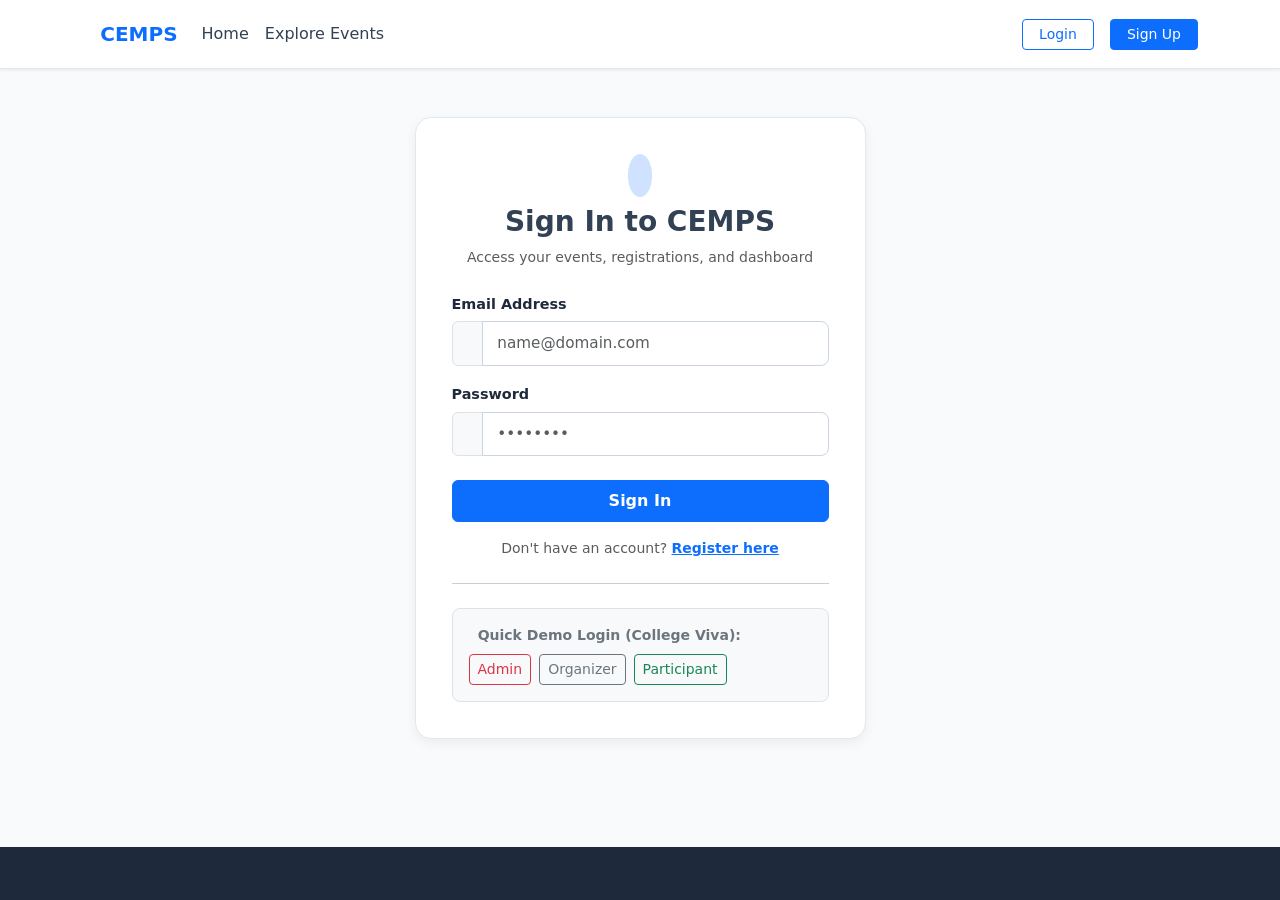
<file: frontend/pages/admin.html>
<!DOCTYPE html>
<html lang="en">

<head>
  <meta charset="UTF-8">
  <meta name="viewport" content="width=device-width, initial-scale=1.0">
  <title>Admin Dashboard - CEMPS</title>
  <link href="https://cdn.jsdelivr.net/npm/bootstrap@5.3.3/dist/css/bootstrap.min.css" rel="stylesheet">
  <link href="https://cdn.jsdelivr.net/npm/bootstrap-icons@1.11.3/font/bootstrap-icons.min.css" rel="stylesheet">
  <link href="https://fonts.googleapis.com/css2?family=Inter:wght@400;500;600;700;800&display=swap" rel="stylesheet">
  <link rel="stylesheet" href="../css/style.css">
  <link rel="stylesheet" href="../css/responsive.css">
</head>

<body>

  <div id="navbar-placeholder"></div>

  <main class="py-5">
    <div class="container">

      <!-- Admin Header -->
      <div class="d-flex flex-wrap justify-content-between align-items-center mb-4 pb-2 border-bottom">
        <div>
          <h2 class="fw-bold mb-1 text-danger">
            <i class="bi bi-shield-lock-fill me-2"></i> System Administration
          </h2>
          <p class="text-muted small">Platform governance, event reviews, category setup, and user account management
          </p>
        </div>
        <div class="badge bg-danger fs-6 px-3 py-2">
          Administrator Mode
        </div>
      </div>

      <!-- System Metrics Cards -->
      <div class="row g-3 mb-5">
        <div class="col-lg-2 col-md-4 col-sm-6">
          <div class="stat-card p-3">
            <div class="stat-icon primary" style="width: 44px; height: 44px; font-size: 1.3rem;"><i
                class="bi bi-people"></i></div>
            <div>
              <div class="stat-val fs-3" id="adm-total-users">0</div>
              <div class="stat-label small">Total Users</div>
            </div>
          </div>
        </div>
        <div class="col-lg-2 col-md-4 col-sm-6">
          <div class="stat-card p-3">
            <div class="stat-icon purple" style="width: 44px; height: 44px; font-size: 1.3rem;"><i
                class="bi bi-person-badge"></i></div>
            <div>
              <div class="stat-val fs-3" id="adm-total-organizers">0</div>
              <div class="stat-label small">Organizers</div>
            </div>
          </div>
        </div>
        <div class="col-lg-2 col-md-4 col-sm-6">
          <div class="stat-card p-3">
            <div class="stat-icon warning" style="width: 44px; height: 44px; font-size: 1.3rem;"><i
                class="bi bi-hourglass-top"></i></div>
            <div>
              <div class="stat-val fs-3" id="adm-pending-approvals">0</div>
              <div class="stat-label small">Pending Review</div>
            </div>
          </div>
        </div>
        <div class="col-lg-2 col-md-4 col-sm-6">
          <div class="stat-card p-3">
            <div class="stat-icon success" style="width: 44px; height: 44px; font-size: 1.3rem;"><i
                class="bi bi-calendar-check"></i></div>
            <div>
              <div class="stat-val fs-3" id="adm-total-events">0</div>
              <div class="stat-label small">Total Events</div>
            </div>
          </div>
        </div>
        <div class="col-lg-2 col-md-4 col-sm-6">
          <div class="stat-card p-3">
            <div class="stat-icon primary" style="width: 44px; height: 44px; font-size: 1.3rem;"><i
                class="bi bi-ticket-perforated"></i></div>
            <div>
              <div class="stat-val fs-3" id="adm-total-registrations">0</div>
              <div class="stat-label small">Registrations</div>
            </div>
          </div>
        </div>
        <div class="col-lg-2 col-md-4 col-sm-6">
          <div class="stat-card p-3">
            <div class="stat-icon success" style="width: 44px; height: 44px; font-size: 1.3rem;"><i
                class="bi bi-activity"></i></div>
            <div>
              <div class="stat-val fs-3" id="adm-active-events">0</div>
              <div class="stat-label small">Active Events</div>
            </div>
          </div>
        </div>
      </div>

      <!-- Navigation Tabs -->
      <ul class="nav nav-pills mb-4" id="adminTabs" role="tablist">
        <li class="nav-item" role="presentation">
          <button class="nav-link active fw-bold" id="pending-tab" data-bs-toggle="pill" data-bs-target="#pending-pane"
            type="button" role="tab">
            <i class="bi bi-clipboard-check me-1"></i> Pending Event Approvals
          </button>
        </li>
        <li class="nav-item" role="presentation">
          <button class="nav-link fw-bold" id="users-tab" data-bs-toggle="pill" data-bs-target="#users-pane"
            type="button" role="tab">
            <i class="bi bi-person-gear me-1"></i> User Management
          </button>
        </li>
        <li class="nav-item" role="presentation">
          <button class="nav-link fw-bold" id="categories-tab" data-bs-toggle="pill" data-bs-target="#categories-pane"
            type="button" role="tab">
            <i class="bi bi-tags me-1"></i> Categories & Categories Stats
          </button>
        </li>
      </ul>

      <div class="tab-content" id="adminTabsContent">
        <!-- 1. Pending Approvals Tab -->
        <div class="tab-pane fade show active" id="pending-pane" role="tabpanel">
          <div class="card card-custom p-4">
            <h5 class="fw-bold mb-3">Events Awaiting Administrative Approval</h5>
            <div class="table-responsive">
              <table class="table table-hover align-middle">
                <thead class="table-light">
                  <tr>
                    <th>Title & Category</th>
                    <th>Date</th>
                    <th>Location</th>
                    <th>Organizer</th>
                    <th>Status</th>
                    <th>Actions</th>
                  </tr>
                </thead>
                <tbody id="adm-pending-events-tbody">
                  <tr>
                    <td colspan="6" class="text-center py-4">
                      <div class="spinner-border spinner-border-sm text-warning"></div>
                    </td>
                  </tr>
                </tbody>
              </table>
            </div>
          </div>
        </div>

        <!-- 2. Users Management Tab -->
        <div class="tab-pane fade" id="users-pane" role="tabpanel">
          <div class="card card-custom p-4">
            <h5 class="fw-bold mb-3">Registered Users & Role Governance</h5>
            <div class="table-responsive">
              <table class="table table-hover align-middle">
                <thead class="table-light">
                  <tr>
                    <th>User & Email</th>
                    <th>Mobile</th>
                    <th>Assigned Role</th>
                    <th>Status</th>
                    <th>Joined</th>
                    <th>Access Toggle</th>
                  </tr>
                </thead>
                <tbody id="adm-users-tbody">
                  <tr>
                    <td colspan="6" class="text-center py-4">
                      <div class="spinner-border spinner-border-sm text-primary"></div>
                    </td>
                  </tr>
                </tbody>
              </table>
            </div>
          </div>
        </div>

        <!-- 3. Categories Management Tab -->
        <div class="tab-pane fade" id="categories-pane" role="tabpanel">
          <div class="row g-4">
            <div class="col-lg-5">
              <div class="card card-custom p-4">
                <h5 class="fw-bold mb-3">Add New Category</h5>
                <form id="adm-add-category-form" onsubmit="event.preventDefault(); adminModule.addCategory(this);">
                  <div class="mb-3">
                    <label class="form-label">Category Name <span class="text-danger">*</span></label>
                    <input type="text" class="form-control" name="cat_name" placeholder="e.g. Robotics, Sustainability"
                      required>
                  </div>
                  <div class="mb-3">
                    <label class="form-label">Description</label>
                    <textarea class="form-control" name="cat_desc" rows="3"
                      placeholder="Brief focus area description..."></textarea>
                  </div>
                  <button type="submit" class="btn btn-primary fw-bold w-100">
                    <i class="bi bi-plus-circle me-1"></i> Create Category
                  </button>
                </form>
              </div>
            </div>

            <div class="col-lg-7">
              <div class="card card-custom p-4">
                <h5 class="fw-bold mb-3">Existing Categories & Activity</h5>
                <ul class="list-group list-group-flush" id="adm-manage-categories-list">
                  <li class="list-group-item text-center py-4">
                    <div class="spinner-border spinner-border-sm text-primary"></div>
                  </li>
                </ul>
              </div>
            </div>
          </div>
        </div>
      </div>

    </div>
  </main>

  <div id="footer-placeholder"></div>

  <script src="https://cdn.jsdelivr.net/npm/bootstrap@5.3.3/dist/js/bootstrap.bundle.min.js"></script>
  <script src="../js/api.js"></script>
  <script src="../js/auth.js"></script>
  <script src="../js/common.js"></script>
  <script src="../js/admin.js"></script>

  <script>
    document.addEventListener("DOMContentLoaded", () => {
      renderNavbar("admin");
      renderFooter();
      adminModule.init();
    });
  </script>
</body>

</html>
</file>
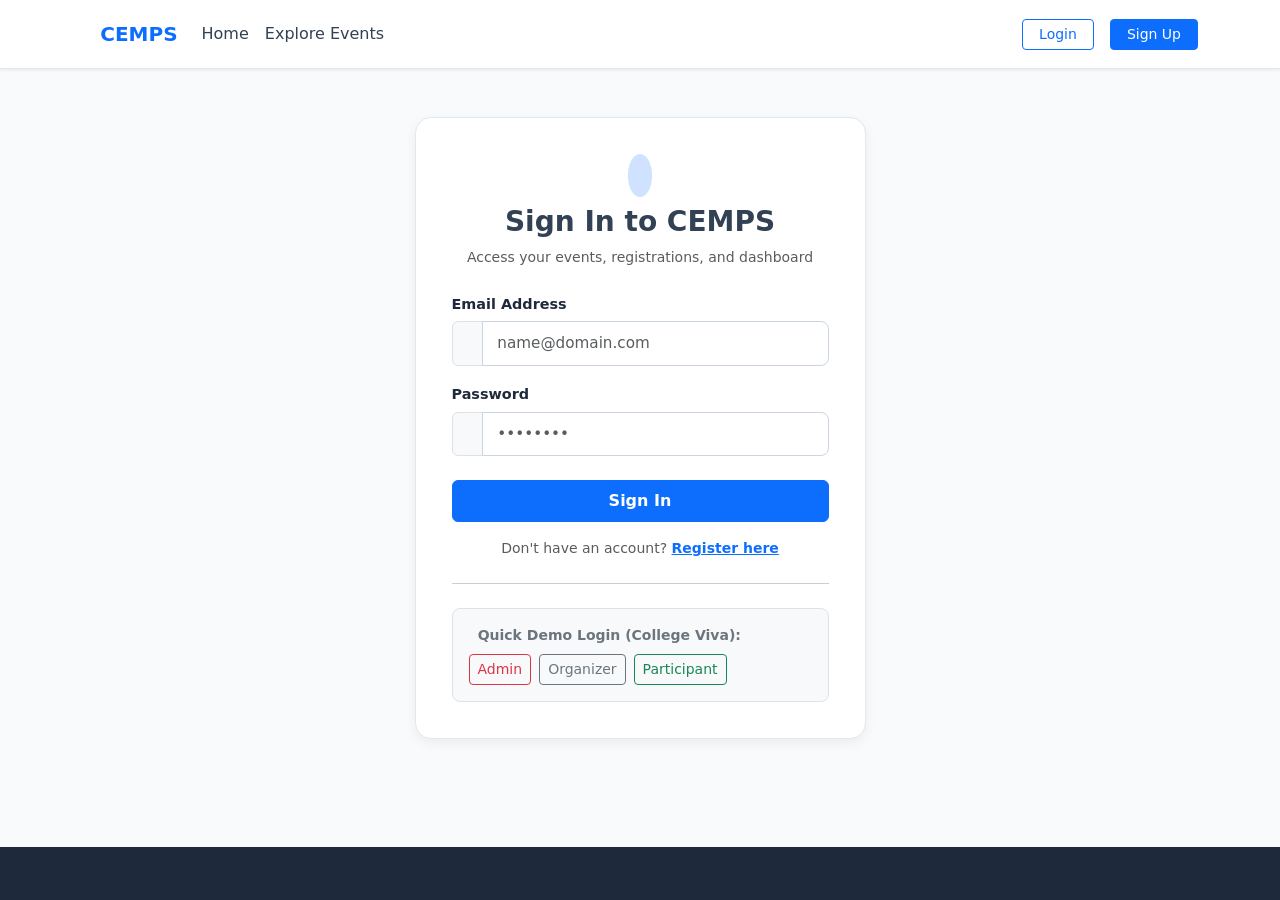
<file: frontend/pages/create-event.html>
<!DOCTYPE html>
<html lang="en">
<head>
  <meta charset="UTF-8">
  <meta name="viewport" content="width=device-width, initial-scale=1.0">
  <title>Create Event - CEMPS</title>
  <link href="https://cdn.jsdelivr.net/npm/bootstrap@5.3.3/dist/css/bootstrap.min.css" rel="stylesheet">
  <link href="https://cdn.jsdelivr.net/npm/bootstrap-icons@1.11.3/font/bootstrap-icons.min.css" rel="stylesheet">
  <link href="https://fonts.googleapis.com/css2?family=Inter:wght@400;500;600;700;800&display=swap" rel="stylesheet">
  <link rel="stylesheet" href="../css/style.css">
  <link rel="stylesheet" href="../css/responsive.css">
</head>
<body>

  <div id="navbar-placeholder"></div>

  <main class="py-5">
    <div class="container">
      <div class="row justify-content-center">
        <div class="col-lg-8">
          <div class="form-container">
            <div class="d-flex align-items-center gap-3 mb-4 pb-3 border-bottom">
              <div class="badge bg-primary-subtle text-primary p-3 rounded-circle fs-4">
                <i class="bi bi-calendar-plus"></i>
              </div>
              <div>
                <h3 class="fw-bold mb-0">Create New Community Event</h3>
                <p class="text-muted small mb-0">Submit a project or activity for community participation</p>
              </div>
            </div>

            <form id="create-event-form">
              <!-- Title -->
              <div class="mb-3">
                <label for="title" class="form-label">Event Title <span class="text-danger">*</span></label>
                <input type="text" class="form-control" id="title" name="title" placeholder="e.g. Green Campus Tree Plantation Drive" minlength="3" required>
              </div>

              <!-- Category & Poster URL -->
              <div class="row g-3 mb-3">
                <div class="col-md-6">
                  <div class="d-flex justify-content-between align-items-center mb-1">
                    <label for="category_id" class="form-label mb-0">Category <span class="text-danger">*</span></label>
                    <a href="javascript:void(0)" class="small text-primary text-decoration-none fw-semibold" id="toggle-custom-category-btn" onclick="toggleCustomCategory()">
                      <i class="bi bi-plus-circle me-1"></i>+ Type Custom Category
                    </a>
                  </div>
                  <select class="form-select" id="category_id" name="category_id" onchange="onCategorySelectChange(this)">
                    <option value="">Select Category...</option>
                  </select>
                  <div id="custom-category-wrapper" class="mt-2 d-none">
                    <div class="input-group input-group-sm">
                      <span class="input-group-text bg-light"><i class="bi bi-tag-fill text-primary"></i></span>
                      <input type="text" class="form-control" id="custom_category_name" name="custom_category_name" placeholder="Type new category (e.g. Cultural, Arts, Tech)">
                      <button class="btn btn-outline-secondary" type="button" onclick="cancelCustomCategory()">Back to list</button>
                    </div>
                    <div class="form-text small">Enter any category name and it will be assigned to your event automatically.</div>
                  </div>
                </div>
                <div class="col-md-6">
                  <label for="image_url" class="form-label">Poster / Banner Image URL</label>
                  <input type="url" class="form-control" id="image_url" name="image_url" placeholder="https://images.unsplash.com/...">
                </div>
              </div>

              <!-- Description -->
              <div class="mb-3">
                <label for="description" class="form-label">Event Description <span class="text-danger">*</span></label>
                <textarea class="form-control" id="description" name="description" rows="4" placeholder="Provide full details, agenda, requirements, and instructions for participants..." minlength="10" required></textarea>
              </div>

              <!-- Date & Times -->
              <div class="row g-3 mb-3">
                <div class="col-md-4">
                  <label for="date" class="form-label">Event Date <span class="text-danger">*</span></label>
                  <input type="date" class="form-control" id="date" name="date" required>
                </div>
                <div class="col-md-4">
                  <label for="start_time" class="form-label">Start Time <span class="text-danger">*</span></label>
                  <input type="time" class="form-control" id="start_time" name="start_time" required>
                </div>
                <div class="col-md-4">
                  <label for="end_time" class="form-label">End Time <span class="text-danger">*</span></label>
                  <input type="time" class="form-control" id="end_time" name="end_time" required>
                </div>
              </div>

              <!-- Location & Capacity -->
              <div class="row g-3 mb-3">
                <div class="col-md-8">
                  <label for="location" class="form-label">Location / Venue <span class="text-danger">*</span></label>
                  <input type="text" class="form-control" id="location" name="location" placeholder="e.g. Campus Amphitheatre / Seminar Hall 2" required>
                </div>
                <div class="col-md-4">
                  <label for="capacity" class="form-label">Capacity (Max Seats) <span class="text-danger">*</span></label>
                  <input type="number" class="form-control" id="capacity" name="capacity" min="1" max="10000" placeholder="100" required>
                </div>
              </div>

              <!-- Registration Deadline & Initial Status -->
              <div class="row g-3 mb-4">
                <div class="col-md-7">
                  <label for="registration_deadline" class="form-label">Registration Deadline <span class="text-danger">*</span></label>
                  <input type="datetime-local" class="form-control" id="registration_deadline" name="registration_deadline" required>
                </div>
                <div class="col-md-5">
                  <label for="status" class="form-label">Initial Status</label>
                  <select class="form-select" id="status" name="status">
                    <option value="Pending Approval" selected>Submit for Approval</option>
                    <option value="Draft">Save as Draft</option>
                  </select>
                </div>
              </div>

              <div class="d-flex justify-content-between align-items-center">
                <a href="manage-events.html" class="btn btn-outline-secondary">Cancel</a>
                <button type="submit" id="btn-create-submit" class="btn btn-primary fw-bold px-4">
                  <span id="create-spinner" class="spinner-border spinner-border-sm me-2 d-none" role="status"></span>
                  Create & Submit Event
                </button>
              </div>
            </form>
          </div>
        </div>
      </div>
    </div>
  </main>

  <div id="footer-placeholder"></div>

  <script src="https://cdn.jsdelivr.net/npm/bootstrap@5.3.3/dist/js/bootstrap.bundle.min.js"></script>
  <script src="../js/api.js"></script>
  <script src="../js/auth.js"></script>
  <script src="../js/common.js"></script>
  <script src="../js/events.js"></script>

  <script>
    function toggleCustomCategory() {
      const wrapper = document.getElementById("custom-category-wrapper");
      const select = document.getElementById("category_id");
      const input = document.getElementById("custom_category_name");
      wrapper.classList.remove("d-none");
      select.value = "__custom__";
      input.focus();
    }

    function cancelCustomCategory() {
      const wrapper = document.getElementById("custom-category-wrapper");
      const select = document.getElementById("category_id");
      const input = document.getElementById("custom_category_name");
      wrapper.classList.add("d-none");
      input.value = "";
      if (select.value === "__custom__") {
        select.value = "";
      }
    }

    function onCategorySelectChange(select) {
      if (select.value === "__custom__") {
        toggleCustomCategory();
      } else {
        document.getElementById("custom-category-wrapper")?.classList.add("d-none");
        const input = document.getElementById("custom_category_name");
        if (input) input.value = "";
      }
    }

    document.addEventListener("DOMContentLoaded", async () => {
      renderNavbar("create-event");
      renderFooter();

      if (!auth.requireRole(["organizer", "admin"])) return;

      // Populate categories
      await eventsModule.populateCategories("category_id");

      // Set min date to today
      const today = new Date().toISOString().split("T")[0];
      document.getElementById("date").min = today;

      const form = document.getElementById("create-event-form");
      form.addEventListener("submit", async (e) => {
        e.preventDefault();
        const btn = document.getElementById("btn-create-submit");
        const spinner = document.getElementById("create-spinner");

        btn.disabled = true;
        spinner.classList.remove("d-none");

        try {
          await eventsModule.handleCreateEvent(form);
        } catch (err) {
          btn.disabled = false;
          spinner.classList.add("d-none");
        }
      });
    });
  </script>
</body>
</html>
</file>
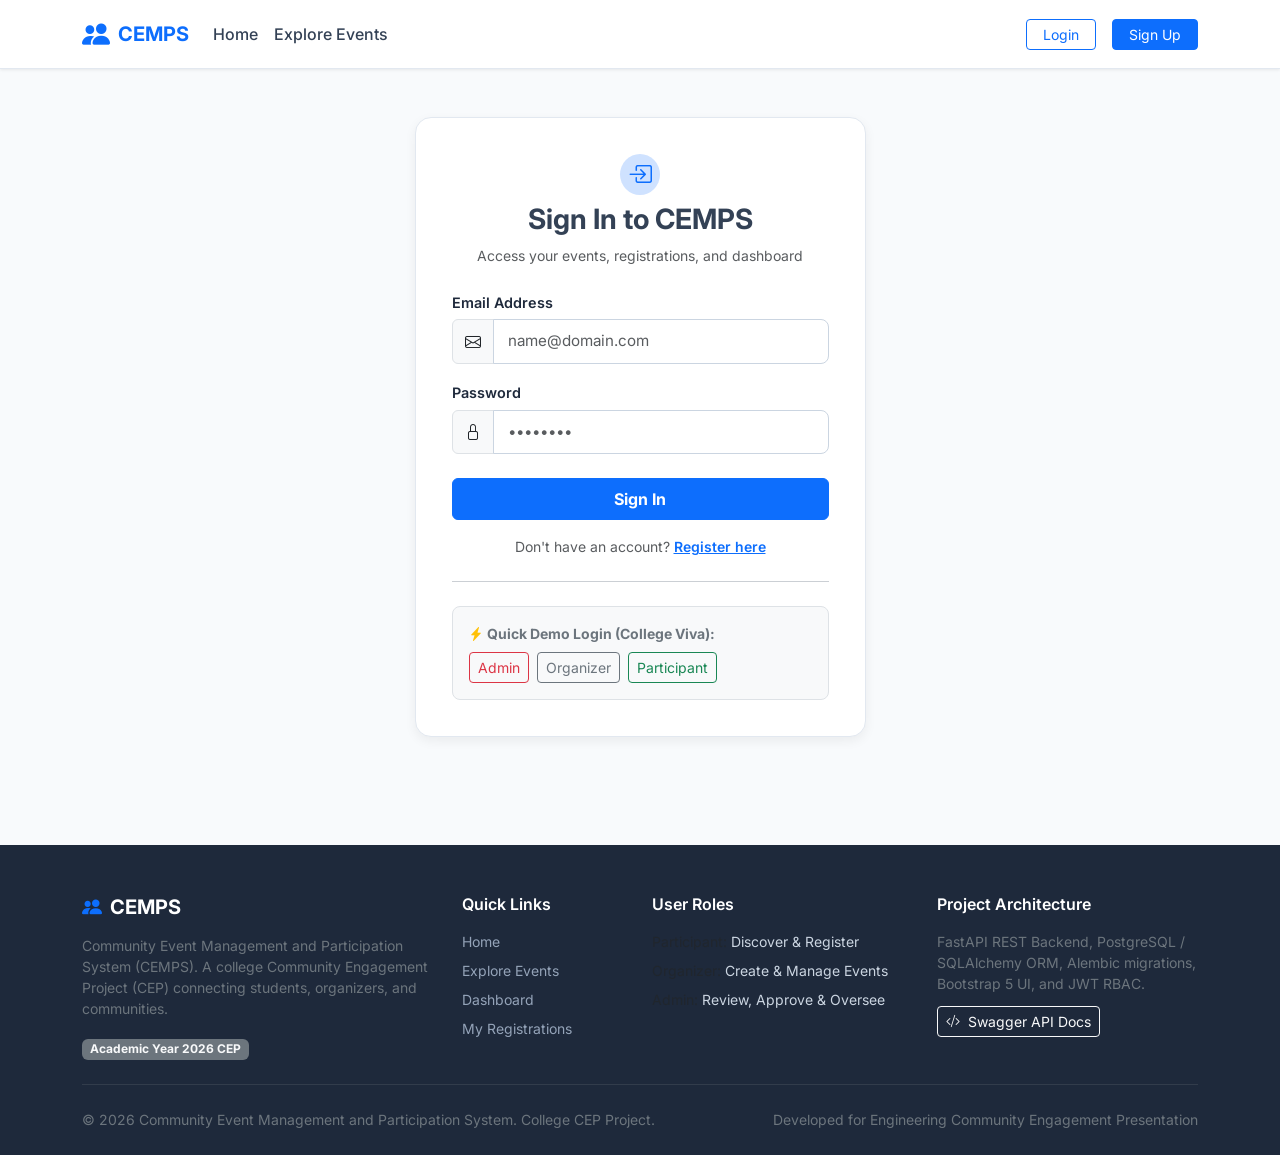
<file: frontend/pages/dashboard.html>
<!DOCTYPE html>
<html lang="en">
<head>
  <meta charset="UTF-8">
  <meta name="viewport" content="width=device-width, initial-scale=1.0">
  <title>User Dashboard - CEMPS</title>
  <link href="https://cdn.jsdelivr.net/npm/bootstrap@5.3.3/dist/css/bootstrap.min.css" rel="stylesheet">
  <link href="https://cdn.jsdelivr.net/npm/bootstrap-icons@1.11.3/font/bootstrap-icons.min.css" rel="stylesheet">
  <link href="https://fonts.googleapis.com/css2?family=Inter:wght@400;500;600;700;800&display=swap" rel="stylesheet">
  <link rel="stylesheet" href="../css/style.css">
  <link rel="stylesheet" href="../css/responsive.css">
</head>
<body>

  <div id="navbar-placeholder"></div>

  <main class="py-5">
    <div class="container">
      
      <!-- Welcome Header -->
      <div class="d-flex flex-wrap justify-content-between align-items-center mb-4 pb-2 border-bottom">
        <div>
          <h2 class="fw-bold mb-1">
            Welcome, <span id="user-name-greeting" class="text-primary">User</span>!
          </h2>
          <div class="text-muted small">
            CEMPS Community Portal • Role: <span id="user-role-badge">Participant</span>
          </div>
        </div>
        <div class="d-flex gap-2 mt-3 mt-md-0">
          <a href="events.html" class="btn btn-outline-primary">
            <i class="bi bi-search me-1"></i> Browse Events
          </a>
          <a href="my-registrations.html" class="btn btn-primary">
            <i class="bi bi-ticket-perforated me-1"></i> My Registrations
          </a>
        </div>
      </div>

      <!-- Participant Statistics Overview -->
      <div class="row g-3 mb-5">
        <div class="col-lg-3 col-sm-6">
          <div class="stat-card">
            <div class="stat-icon primary"><i class="bi bi-calendar-check"></i></div>
            <div>
              <div class="stat-val" id="stat-registered">0</div>
              <div class="stat-label">Total Registered Events</div>
            </div>
          </div>
        </div>
        <div class="col-lg-3 col-sm-6">
          <div class="stat-card">
            <div class="stat-icon success"><i class="bi bi-hourglass-split"></i></div>
            <div>
              <div class="stat-val" id="stat-upcoming">0</div>
              <div class="stat-label">Upcoming Events</div>
            </div>
          </div>
        </div>
        <div class="col-lg-3 col-sm-6">
          <div class="stat-card">
            <div class="stat-icon warning"><i class="bi bi-check2-all"></i></div>
            <div>
              <div class="stat-val" id="stat-completed">0</div>
              <div class="stat-label">Completed Events</div>
            </div>
          </div>
        </div>
        <div class="col-lg-3 col-sm-6">
          <div class="stat-card">
            <div class="stat-icon purple"><i class="bi bi-hand-thumbs-up"></i></div>
            <div>
              <div class="stat-val" id="stat-volunteer">0</div>
              <div class="stat-label">Volunteer Applications</div>
            </div>
          </div>
        </div>
      </div>

      <!-- Organizer Section (Shown only for organizer/admin) -->
      <div id="organizer-dashboard-section" class="mb-5 d-none">
        <div class="d-flex justify-content-between align-items-center mb-3">
          <h4 class="fw-bold mb-0">
            <i class="bi bi-kanban text-primary me-2"></i> Organizer Analytics
          </h4>
          <div class="d-flex gap-2">
            <a href="create-event.html" class="btn btn-sm btn-primary">
              <i class="bi bi-plus-circle me-1"></i> Create Event
            </a>
            <a href="manage-events.html" class="btn btn-sm btn-outline-secondary">
              Manage All Events
            </a>
          </div>
        </div>

        <div class="row g-3">
          <div class="col-lg-3 col-sm-6">
            <div class="stat-card">
              <div class="stat-icon primary"><i class="bi bi-collection"></i></div>
              <div>
                <div class="stat-val" id="stat-org-created">0</div>
                <div class="stat-label">My Events Created</div>
              </div>
            </div>
          </div>
          <div class="col-lg-3 col-sm-6">
            <div class="stat-card">
              <div class="stat-icon success"><i class="bi bi-calendar-event"></i></div>
              <div>
                <div class="stat-val" id="stat-org-upcoming">0</div>
                <div class="stat-label">Upcoming Active</div>
              </div>
            </div>
          </div>
          <div class="col-lg-3 col-sm-6">
            <div class="stat-card">
              <div class="stat-icon warning"><i class="bi bi-people-fill"></i></div>
              <div>
                <div class="stat-val" id="stat-org-participants">0</div>
                <div class="stat-label">Total Participants</div>
              </div>
            </div>
          </div>
          <div class="col-lg-3 col-sm-6">
            <div class="stat-card">
              <div class="stat-icon purple"><i class="bi bi-person-heart"></i></div>
              <div>
                <div class="stat-val" id="stat-org-volunteers">0</div>
                <div class="stat-label">Volunteer Applicants</div>
              </div>
            </div>
          </div>
        </div>
      </div>

      <!-- Activity Tables & Notifications -->
      <div class="row g-4">
        <!-- Recent Registrations -->
        <div class="col-lg-8">
          <div class="card card-custom p-4 h-100">
            <div class="d-flex justify-content-between align-items-center mb-3">
              <h5 class="fw-bold mb-0">Recent Event Registrations</h5>
              <a href="my-registrations.html" class="text-primary text-decoration-none small fw-semibold">View All</a>
            </div>

            <div class="table-responsive">
              <table class="table table-hover align-middle">
                <thead class="table-light">
                  <tr>
                    <th>Event</th>
                    <th>Date</th>
                    <th>Location</th>
                    <th>Status</th>
                    <th>Action</th>
                  </tr>
                </thead>
                <tbody id="recent-registrations-container">
                  <tr>
                    <td colspan="5" class="text-center py-4 text-muted">
                      <div class="spinner-border spinner-border-sm text-primary"></div>
                    </td>
                  </tr>
                </tbody>
              </table>
            </div>
          </div>
        </div>

        <!-- Recent Notifications -->
        <div class="col-lg-4">
          <div class="card card-custom p-4 h-100">
            <div class="d-flex justify-content-between align-items-center mb-3">
              <h5 class="fw-bold mb-0">Notifications</h5>
              <a href="notifications.html" class="text-primary text-decoration-none small fw-semibold">All</a>
            </div>

            <div id="recent-notifications-list">
              <div class="spinner-border spinner-border-sm text-primary"></div>
            </div>
          </div>
        </div>
      </div>

    </div>
  </main>

  <div id="footer-placeholder"></div>

  <script src="https://cdn.jsdelivr.net/npm/bootstrap@5.3.3/dist/js/bootstrap.bundle.min.js"></script>
  <script src="../js/api.js"></script>
  <script src="../js/auth.js"></script>
  <script src="../js/common.js"></script>
  <script src="../js/dashboard.js"></script>

  <script>
    document.addEventListener("DOMContentLoaded", () => {
      renderNavbar("dashboard");
      renderFooter();
      dashboardModule.init();
    });
  </script>
</body>
</html>
</file>
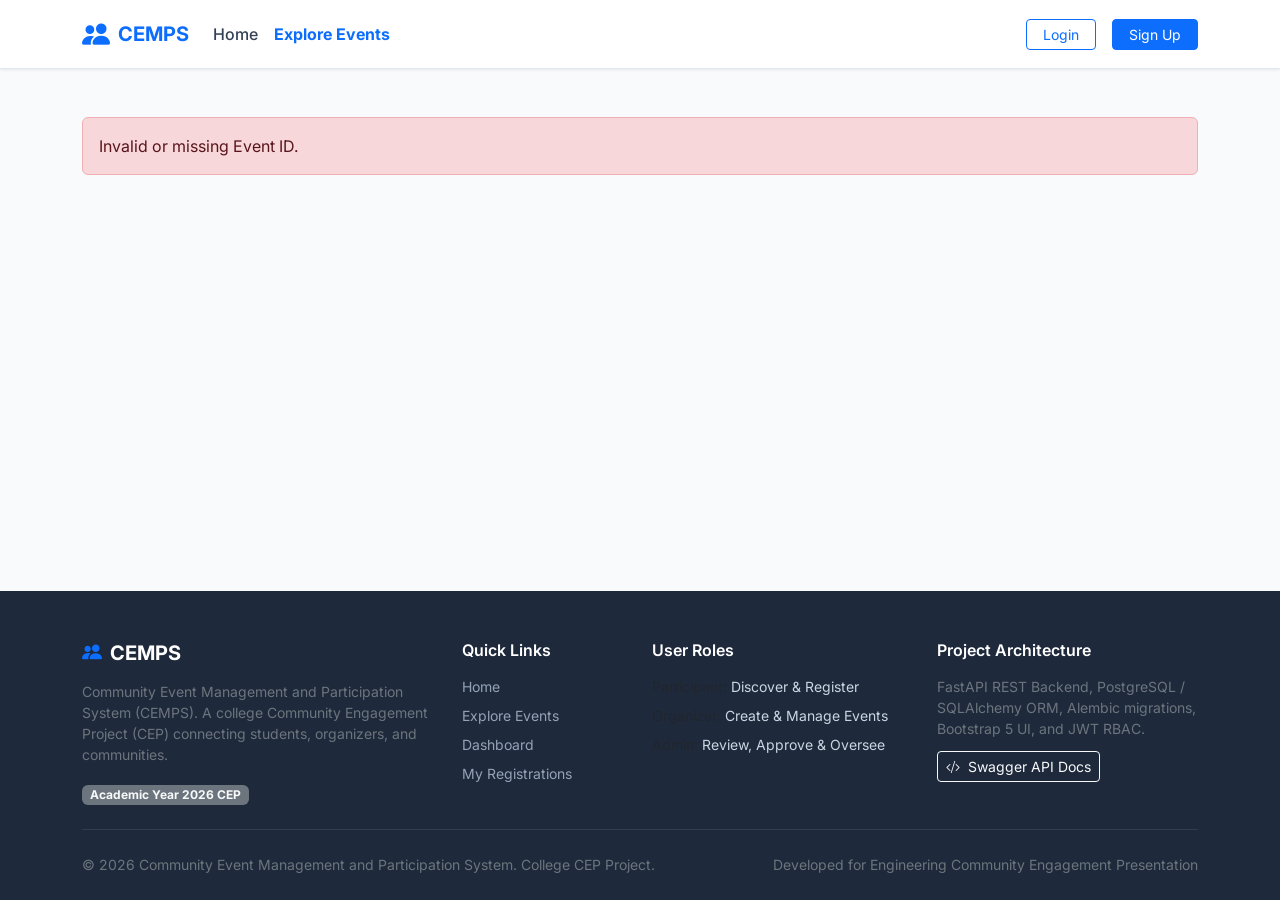
<file: frontend/pages/event-details.html>
<!DOCTYPE html>
<html lang="en">
<head>
  <meta charset="UTF-8">
  <meta name="viewport" content="width=device-width, initial-scale=1.0">
  <title>Event Details - CEMPS</title>
  <link href="https://cdn.jsdelivr.net/npm/bootstrap@5.3.3/dist/css/bootstrap.min.css" rel="stylesheet">
  <link href="https://cdn.jsdelivr.net/npm/bootstrap-icons@1.11.3/font/bootstrap-icons.min.css" rel="stylesheet">
  <link href="https://fonts.googleapis.com/css2?family=Inter:wght@400;500;600;700;800&display=swap" rel="stylesheet">
  <link rel="stylesheet" href="../css/style.css">
  <link rel="stylesheet" href="../css/responsive.css">
</head>
<body>

  <div id="navbar-placeholder"></div>

  <main class="py-5">
    <div class="container" id="event-details-content">
      <!-- Dynamically filled by eventsModule.loadEventDetails() -->
      <div class="text-center py-5">
        <div class="spinner-border text-primary" role="status"></div>
        <p class="text-muted mt-2">Loading event details...</p>
      </div>
    </div>
  </main>

  <div id="footer-placeholder"></div>

  <script src="https://cdn.jsdelivr.net/npm/bootstrap@5.3.3/dist/js/bootstrap.bundle.min.js"></script>
  <script src="../js/api.js"></script>
  <script src="../js/auth.js"></script>
  <script src="../js/common.js"></script>
  <script src="../js/events.js"></script>

  <script>
    document.addEventListener("DOMContentLoaded", () => {
      renderNavbar("events");
      renderFooter();
      eventsModule.loadEventDetails();
    });
  </script>
</body>
</html>
</file>
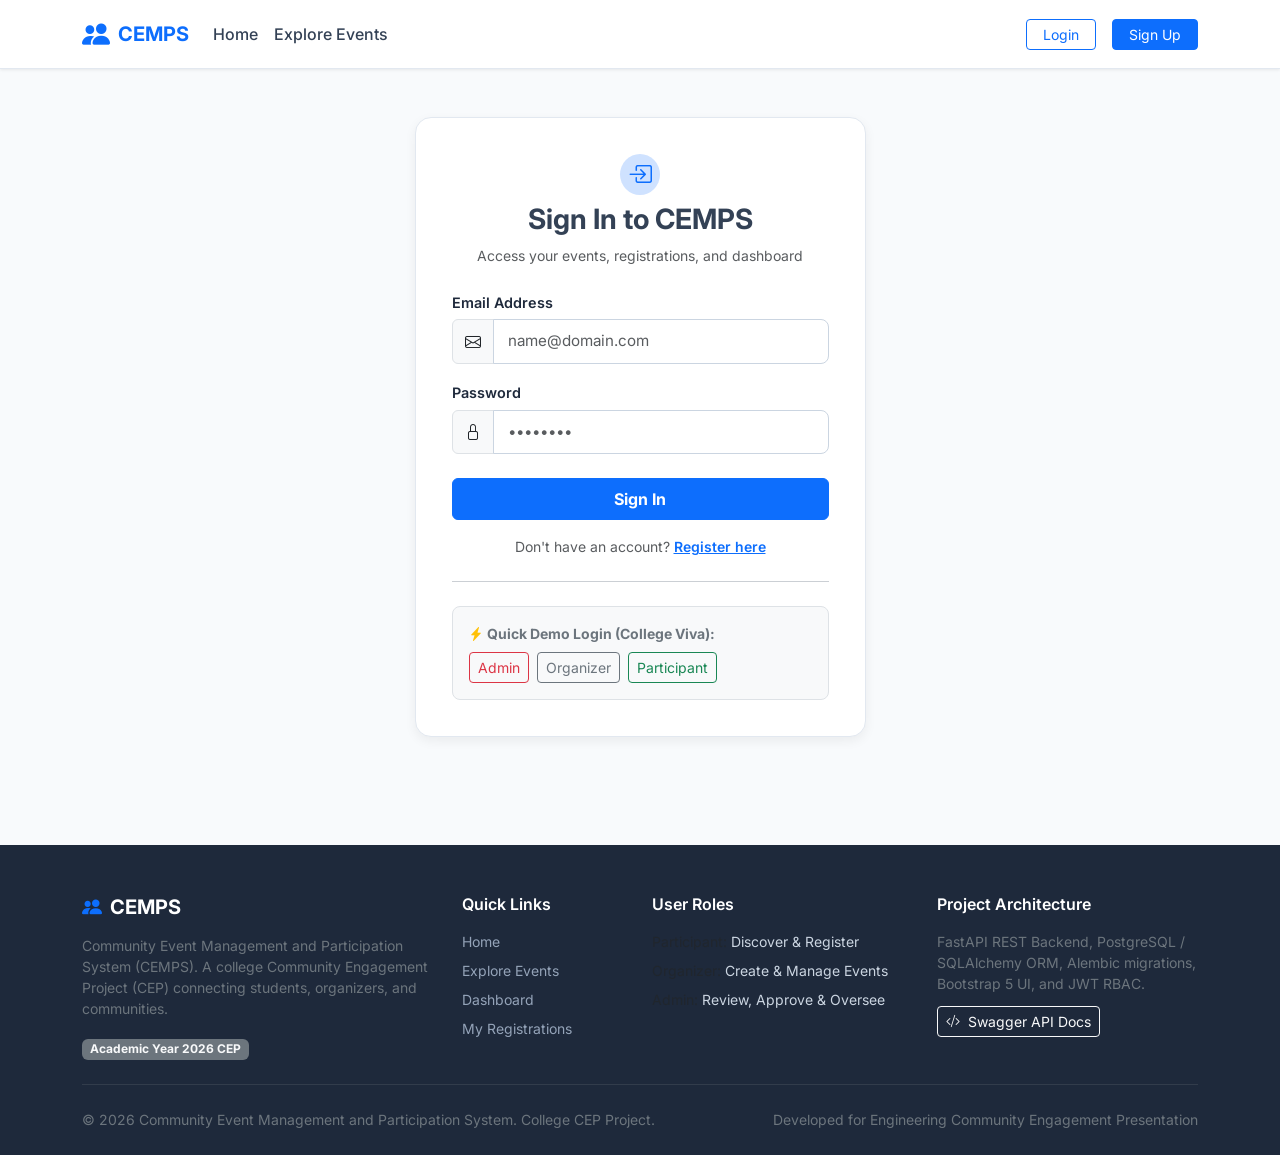
<file: frontend/pages/feedback.html>
<!DOCTYPE html>
<html lang="en">
<head>
  <meta charset="UTF-8">
  <meta name="viewport" content="width=device-width, initial-scale=1.0">
  <title>Event Feedback - CEMPS</title>
  <link href="https://cdn.jsdelivr.net/npm/bootstrap@5.3.3/dist/css/bootstrap.min.css" rel="stylesheet">
  <link href="https://cdn.jsdelivr.net/npm/bootstrap-icons@1.11.3/font/bootstrap-icons.min.css" rel="stylesheet">
  <link href="https://fonts.googleapis.com/css2?family=Inter:wght@400;500;600;700;800&display=swap" rel="stylesheet">
  <link rel="stylesheet" href="../css/style.css">
  <link rel="stylesheet" href="../css/responsive.css">
</head>
<body>

  <div id="navbar-placeholder"></div>

  <main class="py-5">
    <div class="container">
      <div class="row justify-content-center">
        <div class="col-lg-6">
          <div class="form-container">
            
            <div class="text-center mb-4">
              <div class="badge bg-success-subtle text-success p-3 rounded-circle fs-3 mb-2">
                <i class="bi bi-chat-heart"></i>
              </div>
              <h3 class="fw-bold mb-1">Share Your Event Feedback</h3>
              <p class="text-muted small" id="feedback-event-subtitle">Help organizers improve future community engagement drives</p>
            </div>

            <form id="feedback-form">
              <input type="hidden" id="event-id">

              <!-- Rating Selection 1-5 -->
              <div class="mb-4 text-center">
                <label class="form-label d-block mb-2">Overall Event Rating</label>
                <div class="btn-group" role="group" aria-label="Rating selector">
                  <input type="radio" class="btn-check" name="rating" id="star1" value="1" required>
                  <label class="btn btn-outline-warning" for="star1">1 ★</label>

                  <input type="radio" class="btn-check" name="rating" id="star2" value="2">
                  <label class="btn btn-outline-warning" for="star2">2 ★</label>

                  <input type="radio" class="btn-check" name="rating" id="star3" value="3">
                  <label class="btn btn-outline-warning" for="star3">3 ★</label>

                  <input type="radio" class="btn-check" name="rating" id="star4" value="4">
                  <label class="btn btn-outline-warning" for="star4">4 ★</label>

                  <input type="radio" class="btn-check" name="rating" id="star5" value="5" checked>
                  <label class="btn btn-outline-warning" for="star5">5 ★</label>
                </div>
              </div>

              <!-- Comment -->
              <div class="mb-4">
                <label for="comment" class="form-label">Your Comments / Experience</label>
                <textarea class="form-control" id="comment" rows="4" placeholder="How was the organization? What did you learn or accomplish during the session? Any suggestions for next time?"></textarea>
              </div>

              <div class="d-flex justify-content-between">
                <a href="javascript:history.back()" class="btn btn-outline-secondary">Go Back</a>
                <button type="submit" id="btn-submit-fb" class="btn btn-primary fw-bold px-4">
                  Submit Feedback
                </button>
              </div>
            </form>

          </div>
        </div>
      </div>
    </div>
  </main>

  <div id="footer-placeholder"></div>

  <script src="https://cdn.jsdelivr.net/npm/bootstrap@5.3.3/dist/js/bootstrap.bundle.min.js"></script>
  <script src="../js/api.js"></script>
  <script src="../js/auth.js"></script>
  <script src="../js/common.js"></script>

  <script>
    document.addEventListener("DOMContentLoaded", async () => {
      renderNavbar();
      renderFooter();

      if (!auth.requireAuth()) return;

      const urlParams = new URLSearchParams(window.location.search);
      const eventId = urlParams.get("id");
      if (!eventId) {
        showToast("No event specified for feedback.", "danger");
        window.location.href = "my-registrations.html";
        return;
      }

      document.getElementById("event-id").value = eventId;

      try {
        const evt = await api.get(`/events/${eventId}`);
        document.getElementById("feedback-event-subtitle").textContent = `Feedback for: ${evt.title}`;
      } catch (err) {
        // Fallback
      }

      const form = document.getElementById("feedback-form");
      form.addEventListener("submit", async (e) => {
        e.preventDefault();
        const rating = parseInt(document.querySelector('input[name="rating"]:checked').value, 10);
        const comment = document.getElementById("comment").value.trim() || null;

        try {
          await api.post(`/events/${eventId}/feedback`, { rating, comment });
          showToast("Thank you! Your feedback has been submitted successfully.", "success");
          setTimeout(() => {
            window.location.href = `event-details.html?id=${eventId}`;
          }, 1000);
        } catch (err) {
          showToast(err.message, "danger");
        }
      });
    });
  </script>
</body>
</html>
</file>
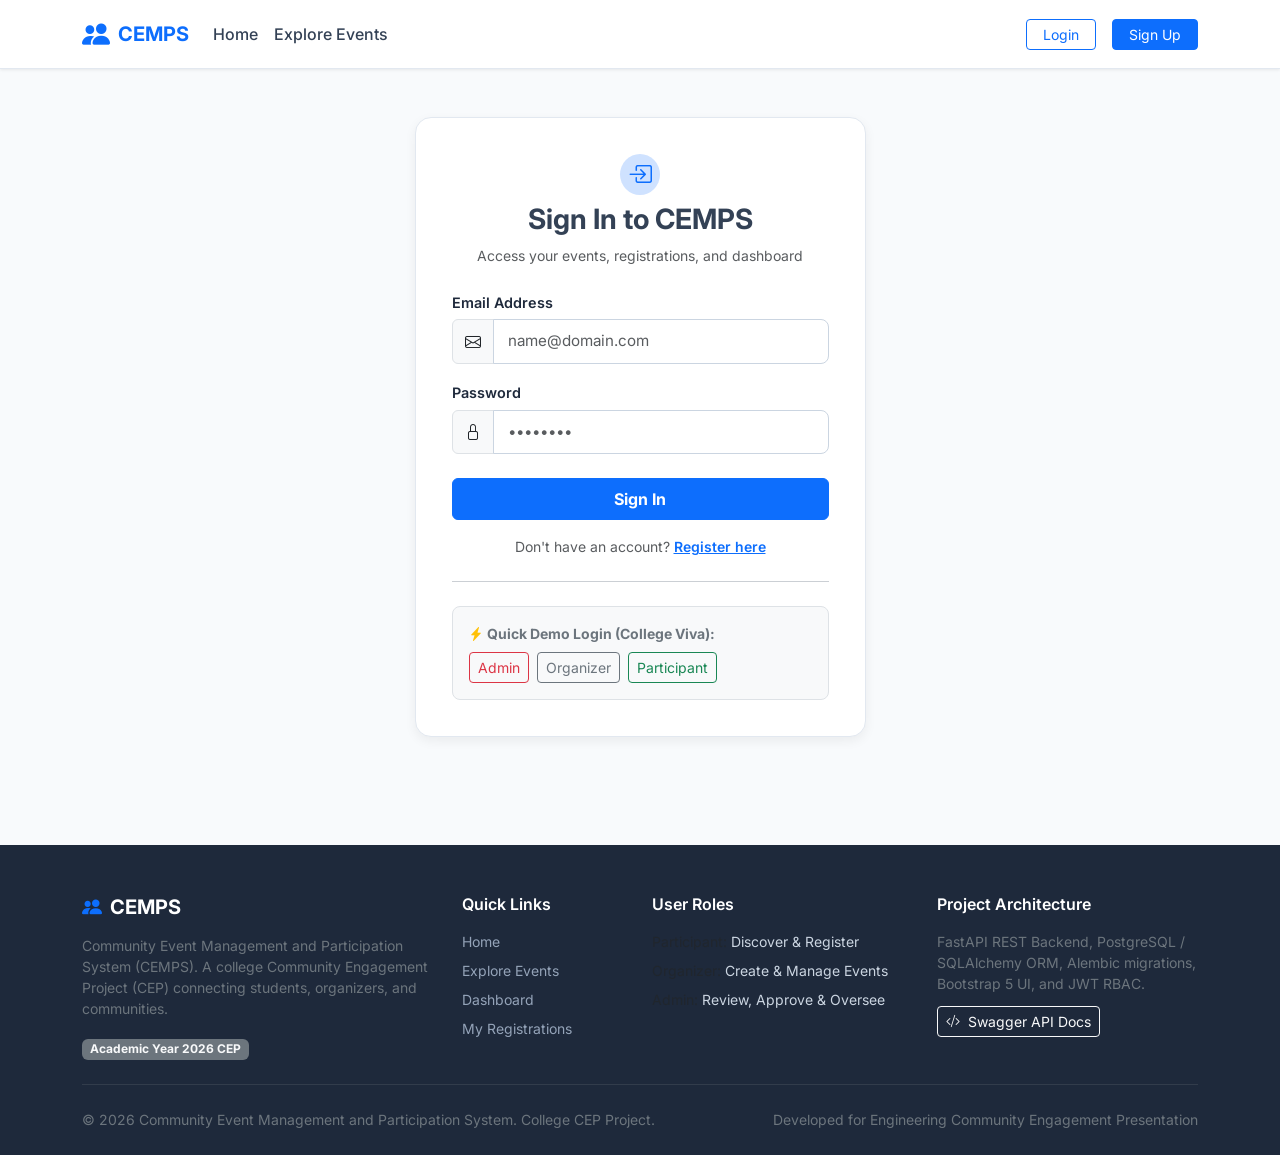
<file: frontend/pages/login.html>
<!DOCTYPE html>
<html lang="en">
<head>
  <meta charset="UTF-8">
  <meta name="viewport" content="width=device-width, initial-scale=1.0">
  <title>Login - CEMPS</title>
  <link href="https://cdn.jsdelivr.net/npm/bootstrap@5.3.3/dist/css/bootstrap.min.css" rel="stylesheet">
  <link href="https://cdn.jsdelivr.net/npm/bootstrap-icons@1.11.3/font/bootstrap-icons.min.css" rel="stylesheet">
  <link href="https://fonts.googleapis.com/css2?family=Inter:wght@400;500;600;700;800&display=swap" rel="stylesheet">
  <link rel="stylesheet" href="../css/style.css">
  <link rel="stylesheet" href="../css/responsive.css">
</head>
<body>

  <div id="navbar-placeholder"></div>

  <main class="py-5">
    <div class="container">
      <div class="row justify-content-center">
        <div class="col-md-7 col-lg-5">
          <div class="form-container">
            <div class="text-center mb-4">
              <div class="badge bg-primary-subtle text-primary p-2 rounded-circle mb-2">
                <i class="bi bi-box-arrow-in-right fs-4"></i>
              </div>
              <h3 class="fw-bold">Sign In to CEMPS</h3>
              <p class="text-muted small">Access your events, registrations, and dashboard</p>
            </div>

            <form id="login-form">
              <div class="mb-3">
                <label for="email" class="form-label">Email Address</label>
                <div class="input-group">
                  <span class="input-group-text bg-light"><i class="bi bi-envelope"></i></span>
                  <input type="email" class="form-control" id="email" placeholder="name@domain.com" required>
                </div>
              </div>

              <div class="mb-4">
                <label for="password" class="form-label">Password</label>
                <div class="input-group">
                  <span class="input-group-text bg-light"><i class="bi bi-lock"></i></span>
                  <input type="password" class="form-control" id="password" placeholder="••••••••" required>
                </div>
              </div>

              <div class="d-grid mb-3">
                <button type="submit" id="btn-submit" class="btn btn-primary fw-bold py-2">
                  <span id="btn-spinner" class="spinner-border spinner-border-sm me-2 d-none" role="status"></span>
                  Sign In
                </button>
              </div>

              <div class="text-center text-muted small">
                Don't have an account? <a href="register.html" class="fw-semibold text-primary">Register here</a>
              </div>
            </form>

            <hr class="my-4">

            <!-- Demo Quick-Fill Section for Viva / Evaluation -->
            <div class="bg-light p-3 rounded-3 border">
              <div class="small fw-bold text-secondary mb-2 d-flex align-items-center">
                <i class="bi bi-lightning-charge-fill text-warning me-1"></i> Quick Demo Login (College Viva):
              </div>
              <div class="d-flex flex-wrap gap-2">
                <button type="button" class="btn btn-outline-danger btn-sm" onclick="fillDemo('admin@cemps.edu', 'Password123!')">
                  Admin
                </button>
                <button type="button" class="btn btn-outline-secondary btn-sm" onclick="fillDemo('organizer@cemps.edu', 'Password123!')">
                  Organizer
                </button>
                <button type="button" class="btn btn-outline-success btn-sm" onclick="fillDemo('participant@cemps.edu', 'Password123!')">
                  Participant
                </button>
              </div>
            </div>

          </div>
        </div>
      </div>
    </div>
  </main>

  <div id="footer-placeholder"></div>

  <script src="https://cdn.jsdelivr.net/npm/bootstrap@5.3.3/dist/js/bootstrap.bundle.min.js"></script>
  <script src="../js/api.js"></script>
  <script src="../js/auth.js"></script>
  <script src="../js/common.js"></script>

  <script>
    function fillDemo(email, pass) {
      document.getElementById("email").value = email;
      document.getElementById("password").value = pass;
    }

    document.addEventListener("DOMContentLoaded", () => {
      renderNavbar("login");
      renderFooter();

      // If already logged in, redirect to dashboard
      if (auth.isLoggedIn()) {
        window.location.href = "dashboard.html";
        return;
      }

      const form = document.getElementById("login-form");
      form.addEventListener("submit", async (e) => {
        e.preventDefault();
        const email = document.getElementById("email").value.trim();
        const password = document.getElementById("password").value;
        const btn = document.getElementById("btn-submit");
        const spinner = document.getElementById("btn-spinner");

        btn.disabled = true;
        spinner.classList.remove("d-none");

        try {
          await auth.login(email, password);
        } catch (err) {
          btn.disabled = false;
          spinner.classList.add("d-none");
        }
      });
    });
  </script>
</body>
</html>
</file>
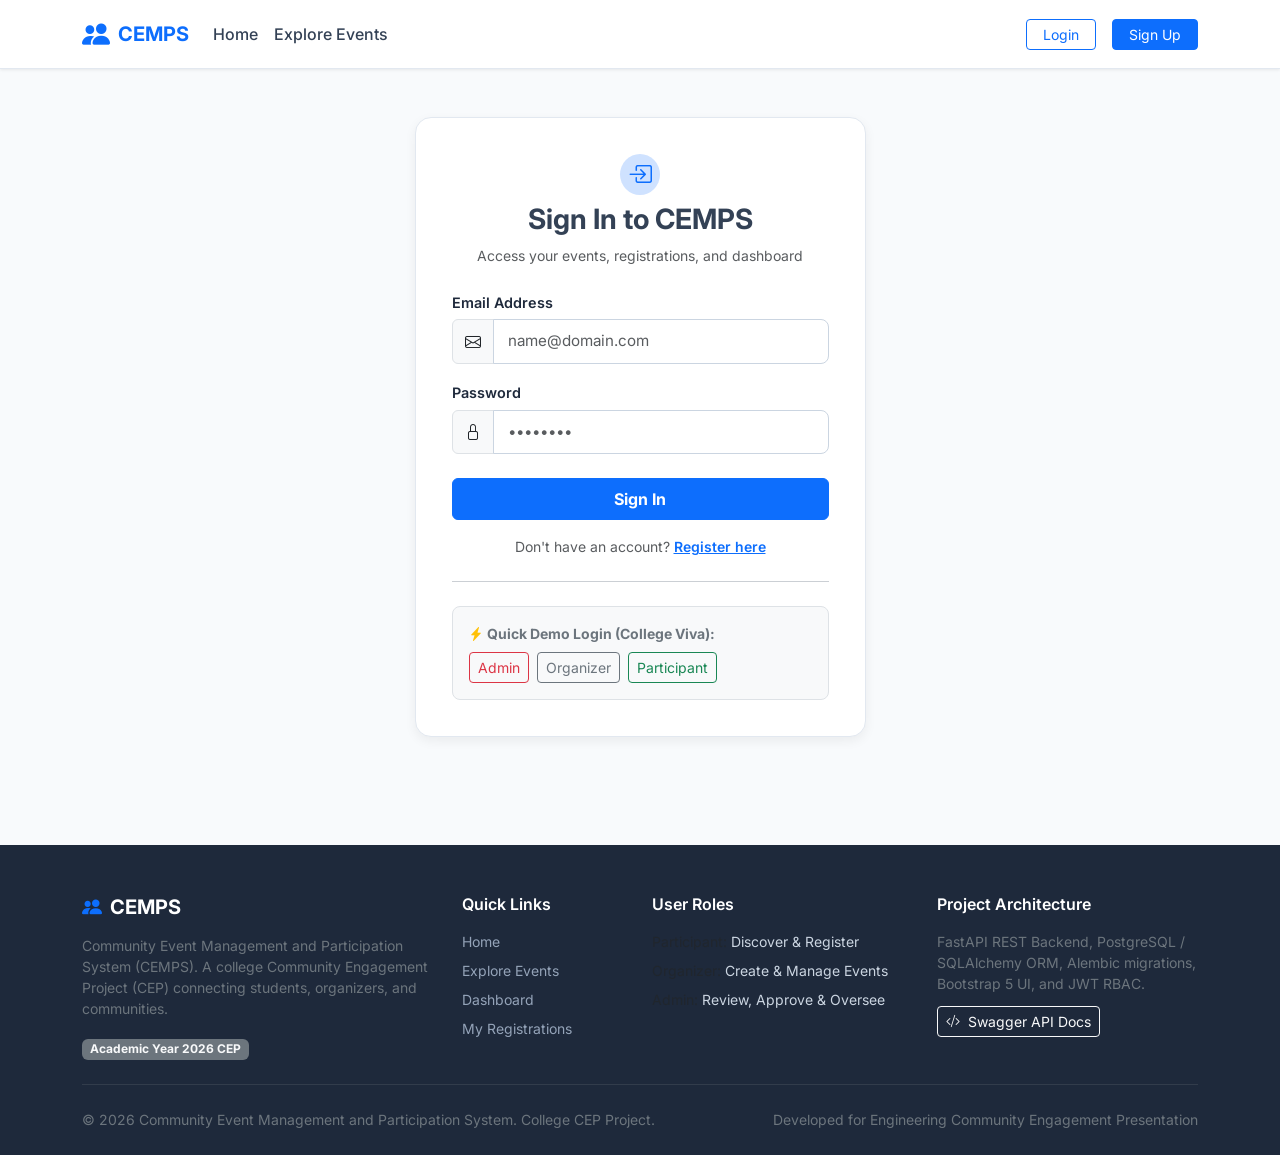
<file: frontend/pages/manage-events.html>
<!DOCTYPE html>
<html lang="en">
<head>
  <meta charset="UTF-8">
  <meta name="viewport" content="width=device-width, initial-scale=1.0">
  <title>Manage My Events - CEMPS</title>
  <link href="https://cdn.jsdelivr.net/npm/bootstrap@5.3.3/dist/css/bootstrap.min.css" rel="stylesheet">
  <link href="https://cdn.jsdelivr.net/npm/bootstrap-icons@1.11.3/font/bootstrap-icons.min.css" rel="stylesheet">
  <link href="https://fonts.googleapis.com/css2?family=Inter:wght@400;500;600;700;800&display=swap" rel="stylesheet">
  <link rel="stylesheet" href="../css/style.css">
  <link rel="stylesheet" href="../css/responsive.css">
</head>
<body>

  <div id="navbar-placeholder"></div>

  <main class="py-5">
    <div class="container">
      
      <div class="d-flex flex-wrap justify-content-between align-items-center mb-4 pb-2 border-bottom">
        <div>
          <h2 class="fw-bold mb-1">Manage Your Events</h2>
          <p class="text-muted small">Coordinate attendees, volunteer teams, announcements, and event lifecycle</p>
        </div>
        <a href="create-event.html" class="btn btn-primary fw-semibold">
          <i class="bi bi-plus-circle me-1"></i> Create New Event
        </a>
      </div>

      <!-- Events List Card -->
      <div class="card card-custom p-4">
        <div class="table-responsive">
          <table class="table table-hover align-middle">
            <thead class="table-light">
              <tr>
                <th>Event Title</th>
                <th>Date & Time</th>
                <th>Location</th>
                <th>Capacity / Seats</th>
                <th>Status</th>
                <th>Coordination Actions</th>
              </tr>
            </thead>
            <tbody id="manage-events-tbody">
              <tr>
                <td colspan="6" class="text-center py-4">
                  <div class="spinner-border spinner-border-sm text-primary"></div>
                </td>
              </tr>
            </tbody>
          </table>
        </div>
      </div>

    </div>
  </main>

  <!-- Modal: Participants List -->
  <div class="modal fade" id="participantsModal" tabindex="-1" aria-labelledby="participantsModalLabel" aria-hidden="true">
    <div class="modal-dialog modal-lg">
      <div class="modal-content">
        <div class="modal-header">
          <h5 class="modal-title fw-bold" id="participantsModalLabel">Event Participants</h5>
          <button type="button" class="btn-close" data-bs-dismiss="modal" aria-label="Close"></button>
        </div>
        <div class="modal-body">
          <div class="table-responsive">
            <table class="table table-sm align-middle">
              <thead>
                <tr>
                  <th>Participant</th>
                  <th>Email</th>
                  <th>Mobile</th>
                  <th>Registered On</th>
                  <th>Status</th>
                </tr>
              </thead>
              <tbody id="modal-participants-tbody"></tbody>
            </table>
          </div>
        </div>
      </div>
    </div>
  </div>

  <!-- Modal: Volunteers List -->
  <div class="modal fade" id="volunteersModal" tabindex="-1" aria-labelledby="volunteersModalLabel" aria-hidden="true">
    <div class="modal-dialog modal-lg">
      <div class="modal-content">
        <div class="modal-header">
          <h5 class="modal-title fw-bold" id="volunteersModalLabel">Volunteer Applications</h5>
          <button type="button" class="btn-close" data-bs-dismiss="modal" aria-label="Close"></button>
        </div>
        <div class="modal-body">
          <div class="table-responsive">
            <table class="table table-sm align-middle">
              <thead>
                <tr>
                  <th>Applicant</th>
                  <th>Email</th>
                  <th>Applied On</th>
                  <th>Current Status</th>
                  <th>Actions</th>
                </tr>
              </thead>
              <tbody id="modal-volunteers-tbody"></tbody>
            </table>
          </div>
        </div>
      </div>
    </div>
  </div>

  <!-- Modal: Send Announcement -->
  <div class="modal fade" id="announcementModal" tabindex="-1" aria-labelledby="announcementModalLabel" aria-hidden="true">
    <div class="modal-dialog">
      <div class="modal-content">
        <div class="modal-header">
          <h5 class="modal-title fw-bold" id="announcementModalLabel">Broadcast Announcement</h5>
          <button type="button" class="btn-close" data-bs-dismiss="modal" aria-label="Close"></button>
        </div>
        <div class="modal-body">
          <input type="hidden" id="announcement-event-id">
          <div class="mb-3">
            <label class="form-label">Message to Registered Participants</label>
            <textarea class="form-control" id="announcement-message" rows="4" placeholder="Important reminder: dress code, items to bring, meeting point..." required></textarea>
            <div class="form-text small">This message will immediately send an in-app notification to all confirmed attendees.</div>
          </div>
          <button type="button" class="btn btn-primary w-100 fw-bold" onclick="broadcastAnnouncement()">
            Send Broadcast Notification
          </button>
        </div>
      </div>
    </div>
  </div>

  <div id="footer-placeholder"></div>

  <script src="https://cdn.jsdelivr.net/npm/bootstrap@5.3.3/dist/js/bootstrap.bundle.min.js"></script>
  <script src="../js/api.js"></script>
  <script src="../js/auth.js"></script>
  <script src="../js/common.js"></script>

  <script>
    let activeEventsList = [];

    document.addEventListener("DOMContentLoaded", () => {
      renderNavbar("manage-events");
      renderFooter();

      if (!auth.requireRole(["organizer", "admin"])) return;
      loadOrganizerEvents();
    });

    async function loadOrganizerEvents() {
      const user = auth.getUser();
      const tbody = document.getElementById("manage-events-tbody");

      try {
        tbody.innerHTML = `<tr><td colspan="6" class="text-center py-4"><div class="spinner-border spinner-border-sm text-primary"></div></td></tr>`;
        
        // Pass organizer_id to get all events belonging to current organizer (including drafts and pending)
        const res = await api.get(`/events?organizer_id=${user.id}&size=100`);
        activeEventsList = res.items || [];

        if (activeEventsList.length === 0) {
          tbody.innerHTML = `
            <tr>
              <td colspan="6" class="text-center py-5 text-muted">
                <i class="bi bi-collection fs-1 d-block mb-2"></i>
                <div class="fw-bold">No events created yet.</div>
                <p class="small">Start by creating your first community engagement event.</p>
                <a href="create-event.html" class="btn btn-primary btn-sm mt-2">Create Event</a>
              </td>
            </tr>
          `;
          return;
        }

        tbody.innerHTML = activeEventsList.map(e => `
          <tr>
            <td>
              <div class="fw-bold text-dark">${e.title}</div>
              <div class="small text-muted">${e.category ? e.category.name : 'Category'}</div>
            </td>
            <td>
              <div>${formatDate(e.date)}</div>
              <div class="small text-muted">${formatTime(e.start_time)}</div>
            </td>
            <td>${e.location}</td>
            <td>
              <span class="fw-bold text-primary">${e.registered_count}</span> / ${e.capacity}
              <div class="small text-muted">${e.available_seats} remaining</div>
            </td>
            <td>
              <span class="status-badge ${e.status}">${e.status}</span>
            </td>
            <td>
              <div class="btn-group btn-group-sm">
                <a href="event-details.html?id=${e.id}" class="btn btn-outline-secondary" title="View Public Page">
                  <i class="bi bi-eye"></i>
                </a>
                ${e.status === 'Draft' ? `
                  <button class="btn btn-outline-warning" onclick="submitDraftForApproval(${e.id})" title="Submit for Admin Approval">
                    <i class="bi bi-send-check"></i> Submit
                  </button>
                ` : ''}
                <button class="btn btn-outline-primary" onclick="openParticipantsModal(${e.id})" title="View Registered Attendees">
                  <i class="bi bi-people"></i>
                </button>
                <button class="btn btn-outline-success" onclick="openVolunteersModal(${e.id})" title="Manage Volunteers">
                  <i class="bi bi-hand-thumbs-up"></i>
                </button>
                <button class="btn btn-outline-info" onclick="openAnnouncementModal(${e.id})" title="Send Announcement">
                  <i class="bi bi-megaphone"></i>
                </button>
                <button class="btn btn-outline-danger" onclick="deleteEvent(${e.id})" title="Delete Event">
                  <i class="bi bi-trash"></i>
                </button>
              </div>
            </td>
          </tr>
        `).join("");

      } catch (err) {
        tbody.innerHTML = `<tr><td colspan="6" class="text-danger text-center">Failed to load events: ${err.message}</td></tr>`;
      }
    }

    async function submitDraftForApproval(eventId) {
      if (!confirm("Submit this draft event for Admin approval?")) return;
      try {
        await api.post(`/events/${eventId}/submit-approval`, {});
        showToast("Event submitted for approval!", "success");
        loadOrganizerEvents();
      } catch (err) {
        showToast(err.message, "danger");
      }
    }

    async function deleteEvent(eventId) {
      if (!confirm("Are you sure you want to delete this event? This will delete all associated registrations and cannot be undone.")) return;
      try {
        await api.delete(`/events/${eventId}`);
        showToast("Event deleted successfully.", "info");
        loadOrganizerEvents();
      } catch (err) {
        showToast(err.message, "danger");
      }
    }

    // Participants Modal
    async function openParticipantsModal(eventId) {
      const tbody = document.getElementById("modal-participants-tbody");
      tbody.innerHTML = `<tr><td colspan="5" class="text-center py-3"><div class="spinner-border spinner-border-sm text-primary"></div></td></tr>`;
      const modal = new bootstrap.Modal(document.getElementById("participantsModal"));
      modal.show();

      try {
        const parts = await api.get(`/events/${eventId}/participants`);
        if (!parts || parts.length === 0) {
          tbody.innerHTML = `<tr><td colspan="5" class="text-center py-3 text-muted">No participants have registered yet.</td></tr>`;
          return;
        }

        tbody.innerHTML = parts.map(p => `
          <tr>
            <td class="fw-bold">${p.user ? p.user.full_name : 'User'}</td>
            <td>${p.user ? p.user.email : 'N/A'}</td>
            <td>${p.user ? (p.user.mobile || 'N/A') : 'N/A'}</td>
            <td>${formatDate(p.registration_date)}</td>
            <td><span class="status-badge ${p.status}">${p.status}</span></td>
          </tr>
        `).join("");
      } catch (err) {
        tbody.innerHTML = `<tr><td colspan="5" class="text-danger text-center">Error loading participants: ${err.message}</td></tr>`;
      }
    }

    // Volunteers Modal
    async function openVolunteersModal(eventId) {
      const tbody = document.getElementById("modal-volunteers-tbody");
      tbody.innerHTML = `<tr><td colspan="5" class="text-center py-3"><div class="spinner-border spinner-border-sm text-success"></div></td></tr>`;
      const modal = new bootstrap.Modal(document.getElementById("volunteersModal"));
      modal.show();

      try {
        const vols = await api.get(`/events/${eventId}/volunteers`);
        if (!vols || vols.length === 0) {
          tbody.innerHTML = `<tr><td colspan="5" class="text-center py-3 text-muted">No volunteer applications submitted yet.</td></tr>`;
          return;
        }

        tbody.innerHTML = vols.map(v => `
          <tr>
            <td class="fw-bold">${v.user ? v.user.full_name : 'Applicant'}</td>
            <td>${v.user ? v.user.email : 'N/A'}</td>
            <td>${formatDate(v.applied_at)}</td>
            <td><span class="status-badge ${v.status}">${v.status}</span></td>
            <td>
              <div class="btn-group btn-group-sm">
                <button class="btn btn-outline-success" onclick="updateVolunteerStatus(${v.id}, 'Approved', ${eventId})">
                  <i class="bi bi-check-lg"></i> Approve
                </button>
                <button class="btn btn-outline-danger" onclick="updateVolunteerStatus(${v.id}, 'Rejected', ${eventId})">
                  <i class="bi bi-x-lg"></i> Reject
                </button>
              </div>
            </td>
          </tr>
        `).join("");
      } catch (err) {
        tbody.innerHTML = `<tr><td colspan="5" class="text-danger text-center">Error loading volunteers: ${err.message}</td></tr>`;
      }
    }

    async function updateVolunteerStatus(volId, newStatus, eventId) {
      try {
        await api.put(`/volunteers/${volId}`, { status: newStatus });
        showToast(`Volunteer status updated to ${newStatus}`, "success");
        openVolunteersModal(eventId);
      } catch (err) {
        showToast(err.message, "danger");
      }
    }

    // Announcement Modal
    function openAnnouncementModal(eventId) {
      document.getElementById("announcement-event-id").value = eventId;
      document.getElementById("announcement-message").value = "";
      const modal = new bootstrap.Modal(document.getElementById("announcementModal"));
      modal.show();
    }

    async function broadcastAnnouncement() {
      const eventId = document.getElementById("announcement-event-id").value;
      const msg = document.getElementById("announcement-message").value.trim();

      if (!msg) {
        showToast("Please enter an announcement message.", "warning");
        return;
      }

      try {
        await api.post(`/events/${eventId}/announcements`, { message: msg });
        showToast("Announcement broadcasted successfully to all participants!", "success");
        bootstrap.Modal.getInstance(document.getElementById("announcementModal")).hide();
      } catch (err) {
        showToast(err.message, "danger");
      }
    }
  </script>
</body>
</html>
</file>
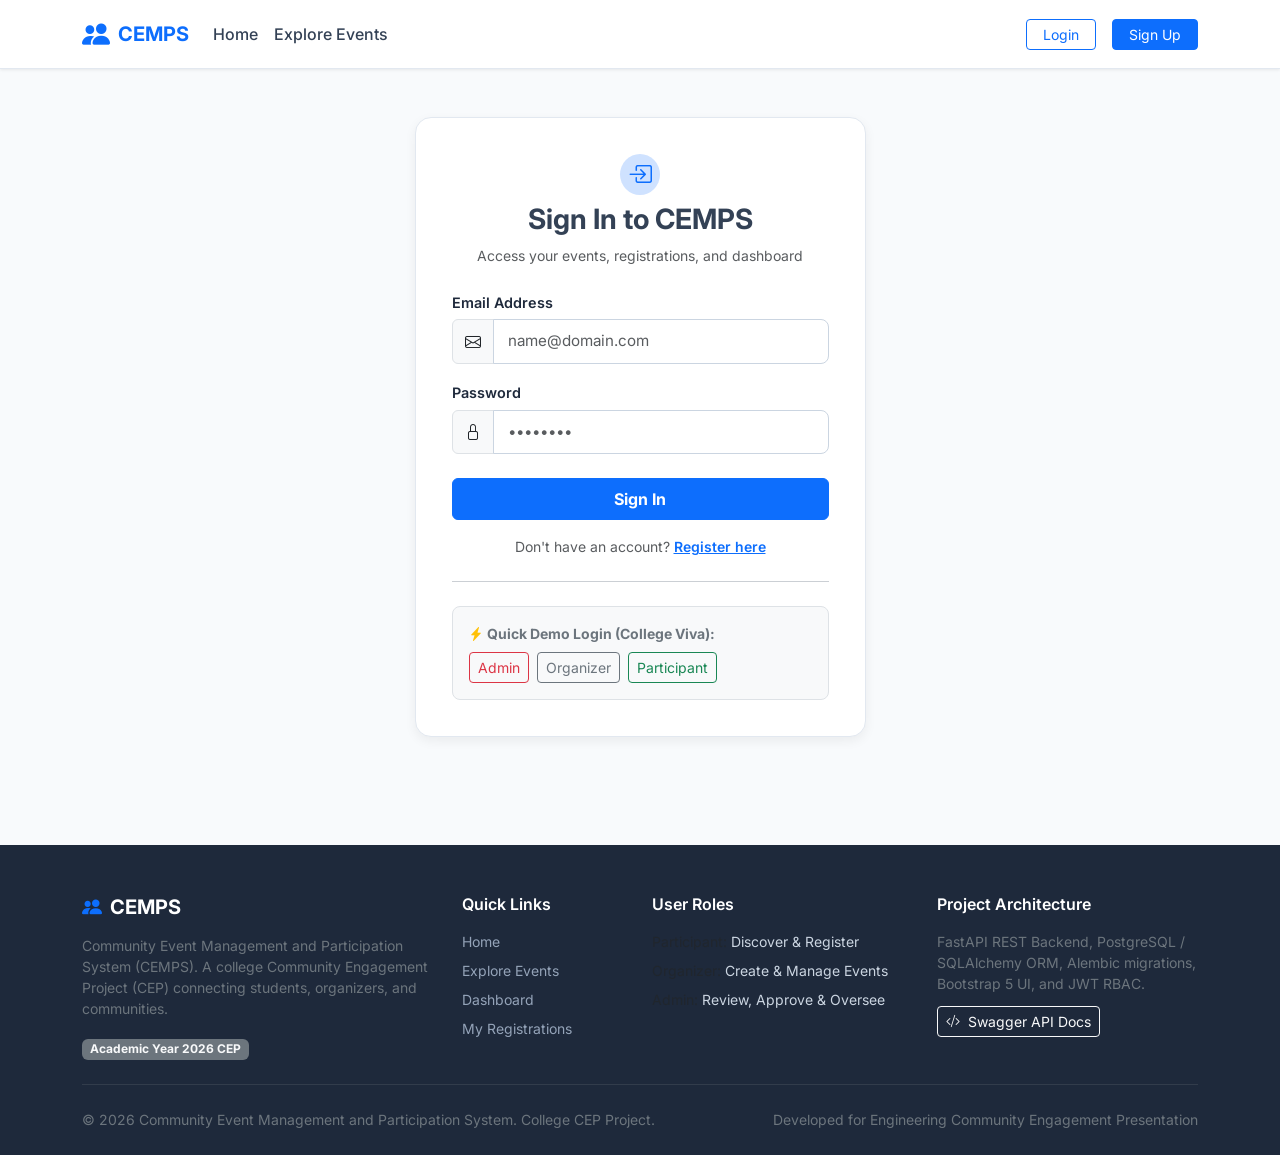
<file: frontend/pages/my-registrations.html>
<!DOCTYPE html>
<html lang="en">
<head>
  <meta charset="UTF-8">
  <meta name="viewport" content="width=device-width, initial-scale=1.0">
  <title>My Registrations - CEMPS</title>
  <link href="https://cdn.jsdelivr.net/npm/bootstrap@5.3.3/dist/css/bootstrap.min.css" rel="stylesheet">
  <link href="https://cdn.jsdelivr.net/npm/bootstrap-icons@1.11.3/font/bootstrap-icons.min.css" rel="stylesheet">
  <link href="https://fonts.googleapis.com/css2?family=Inter:wght@400;500;600;700;800&display=swap" rel="stylesheet">
  <link rel="stylesheet" href="../css/style.css">
  <link rel="stylesheet" href="../css/responsive.css">
</head>
<body>

  <div id="navbar-placeholder"></div>

  <main class="py-5">
    <div class="container">
      <div class="d-flex justify-content-between align-items-center mb-4">
        <div>
          <h2 class="fw-bold mb-1">My Event Participation</h2>
          <p class="text-muted small">Manage your registered seats and volunteer commitments</p>
        </div>
        <a href="events.html" class="btn btn-outline-primary">
          <i class="bi bi-search me-1"></i> Browse More Events
        </a>
      </div>

      <!-- Navigation Tabs -->
      <ul class="nav nav-tabs mb-4" id="participationTabs" role="tablist">
        <li class="nav-item" role="presentation">
          <button class="nav-link active fw-bold" id="registrations-tab" data-bs-toggle="tab" data-bs-target="#registrations-pane" type="button" role="tab">
            <i class="bi bi-ticket-perforated me-1"></i> Event Registrations
          </button>
        </li>
        <li class="nav-item" role="presentation">
          <button class="nav-link fw-bold" id="volunteers-tab" data-bs-toggle="tab" data-bs-target="#volunteers-pane" type="button" role="tab">
            <i class="bi bi-hand-thumbs-up me-1"></i> Volunteer Applications
          </button>
        </li>
      </ul>

      <div class="tab-content" id="participationTabsContent">
        <!-- Registrations Tab Pane -->
        <div class="tab-pane fade show active" id="registrations-pane" role="tabpanel">
          <div class="card card-custom p-4">
            <div class="table-responsive">
              <table class="table table-hover align-middle">
                <thead class="table-light">
                  <tr>
                    <th>Event & Venue</th>
                    <th>Event Date</th>
                    <th>Registered On</th>
                    <th>My Status</th>
                    <th>Event Status</th>
                    <th>Actions</th>
                  </tr>
                </thead>
                <tbody id="registrations-tbody">
                  <tr>
                    <td colspan="6" class="text-center py-4">
                      <div class="spinner-border spinner-border-sm text-primary"></div>
                    </td>
                  </tr>
                </tbody>
              </table>
            </div>
          </div>
        </div>

        <!-- Volunteers Tab Pane -->
        <div class="tab-pane fade" id="volunteers-pane" role="tabpanel">
          <div class="card card-custom p-4">
            <div class="table-responsive">
              <table class="table table-hover align-middle">
                <thead class="table-light">
                  <tr>
                    <th>Event</th>
                    <th>Event Date</th>
                    <th>Applied Date</th>
                    <th>Application Status</th>
                    <th>Action</th>
                  </tr>
                </thead>
                <tbody id="volunteers-tbody">
                  <tr>
                    <td colspan="5" class="text-center py-4">
                      <div class="spinner-border spinner-border-sm text-success"></div>
                    </td>
                  </tr>
                </tbody>
              </table>
            </div>
          </div>
        </div>
      </div>

    </div>
  </main>

  <div id="footer-placeholder"></div>

  <script src="https://cdn.jsdelivr.net/npm/bootstrap@5.3.3/dist/js/bootstrap.bundle.min.js"></script>
  <script src="../js/api.js"></script>
  <script src="../js/auth.js"></script>
  <script src="../js/common.js"></script>
  <script src="../js/registrations.js"></script>

  <script>
    document.addEventListener("DOMContentLoaded", () => {
      renderNavbar("my-registrations");
      renderFooter();
      registrationsModule.init();
    });
  </script>
</body>
</html>
</file>
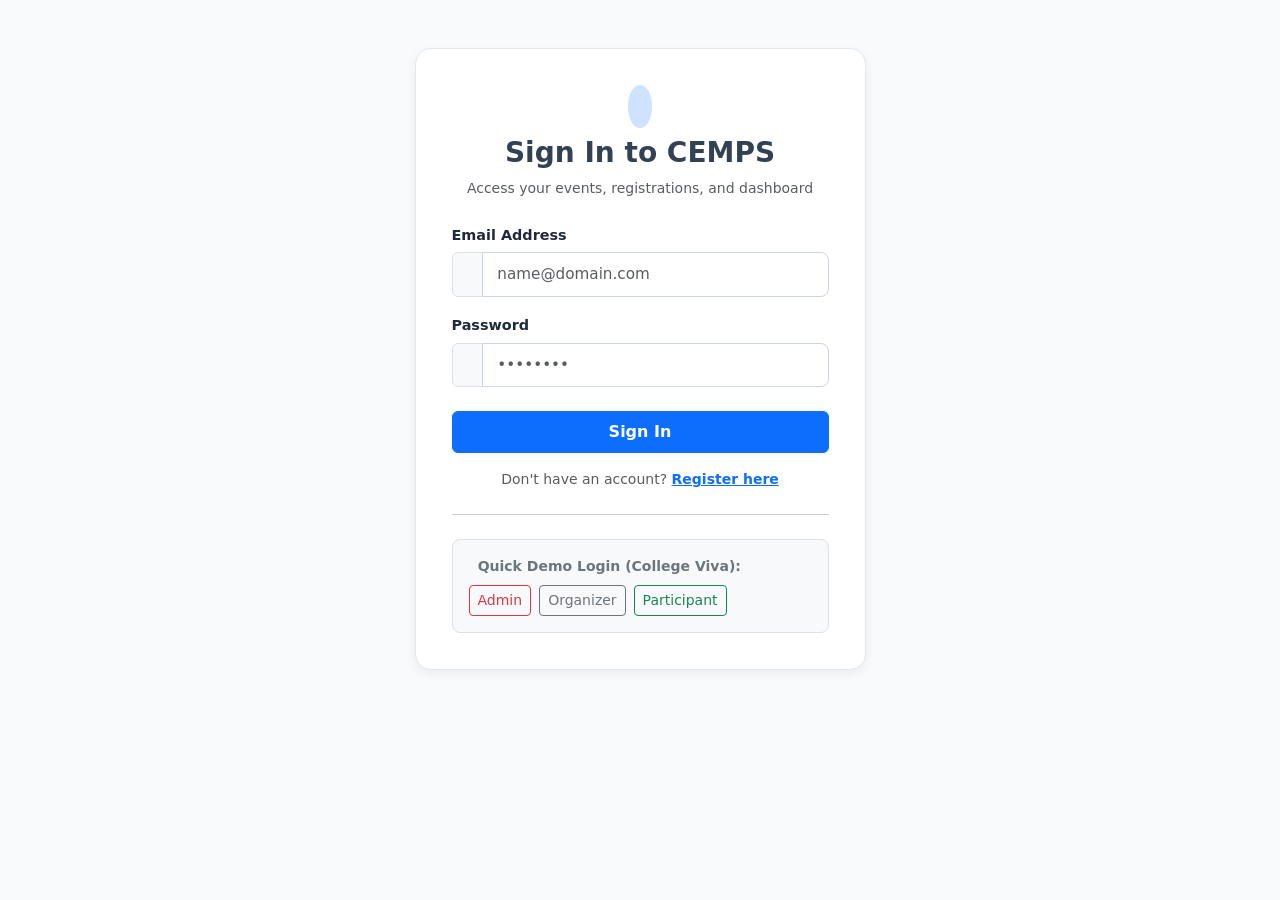
<file: frontend/pages/notifications.html>
<!DOCTYPE html>
<html lang="en">
<head>
  <meta charset="UTF-8">
  <meta name="viewport" content="width=device-width, initial-scale=1.0">
  <title>Notifications - CEMPS</title>
  <link href="https://cdn.jsdelivr.net/npm/bootstrap@5.3.3/dist/css/bootstrap.min.css" rel="stylesheet">
  <link href="https://cdn.jsdelivr.net/npm/bootstrap-icons@1.11.3/font/bootstrap-icons.min.css" rel="stylesheet">
  <link href="https://fonts.googleapis.com/css2?family=Inter:wght@400;500;600;700;800&display=swap" rel="stylesheet">
  <link rel="stylesheet" href="../css/style.css">
  <link rel="stylesheet" href="../css/responsive.css">
</head>
<body>

  <div id="navbar-placeholder"></div>

  <main class="py-5">
    <div class="container">
      <div class="row justify-content-center">
        <div class="col-lg-9">
          <div class="d-flex flex-wrap justify-content-between align-items-center mb-4 pb-2 border-bottom">
            <div>
              <h2 class="fw-bold mb-1">
                <i class="bi bi-bell text-primary me-2"></i> Notifications Center
              </h2>
              <p class="text-muted small">Real-time alerts for registrations, volunteer updates, and announcements</p>
            </div>
            <button class="btn btn-outline-primary btn-sm" onclick="notificationsModule.markAllAsRead()">
              <i class="bi bi-check2-all me-1"></i> Mark All as Read
            </button>
          </div>

          <div class="card card-custom p-4">
            <div id="notifications-list-container">
              <div class="text-center py-5">
                <div class="spinner-border text-primary" role="status"></div>
              </div>
            </div>
          </div>
        </div>
      </div>
    </div>
  </main>

  <div id="footer-placeholder"></div>

  <script src="https://cdn.jsdelivr.net/npm/bootstrap@5.3.3/dist/js/bootstrap.bundle.min.js"></script>
  <script src="../js/api.js"></script>
  <script src="../js/auth.js"></script>
  <script src="../js/common.js"></script>
  <script src="../js/notifications.js"></script>

  <script>
    document.addEventListener("DOMContentLoaded", () => {
      renderNavbar("notifications");
      renderFooter();
      notificationsModule.init();
    });
  </script>
</body>
</html>
</file>
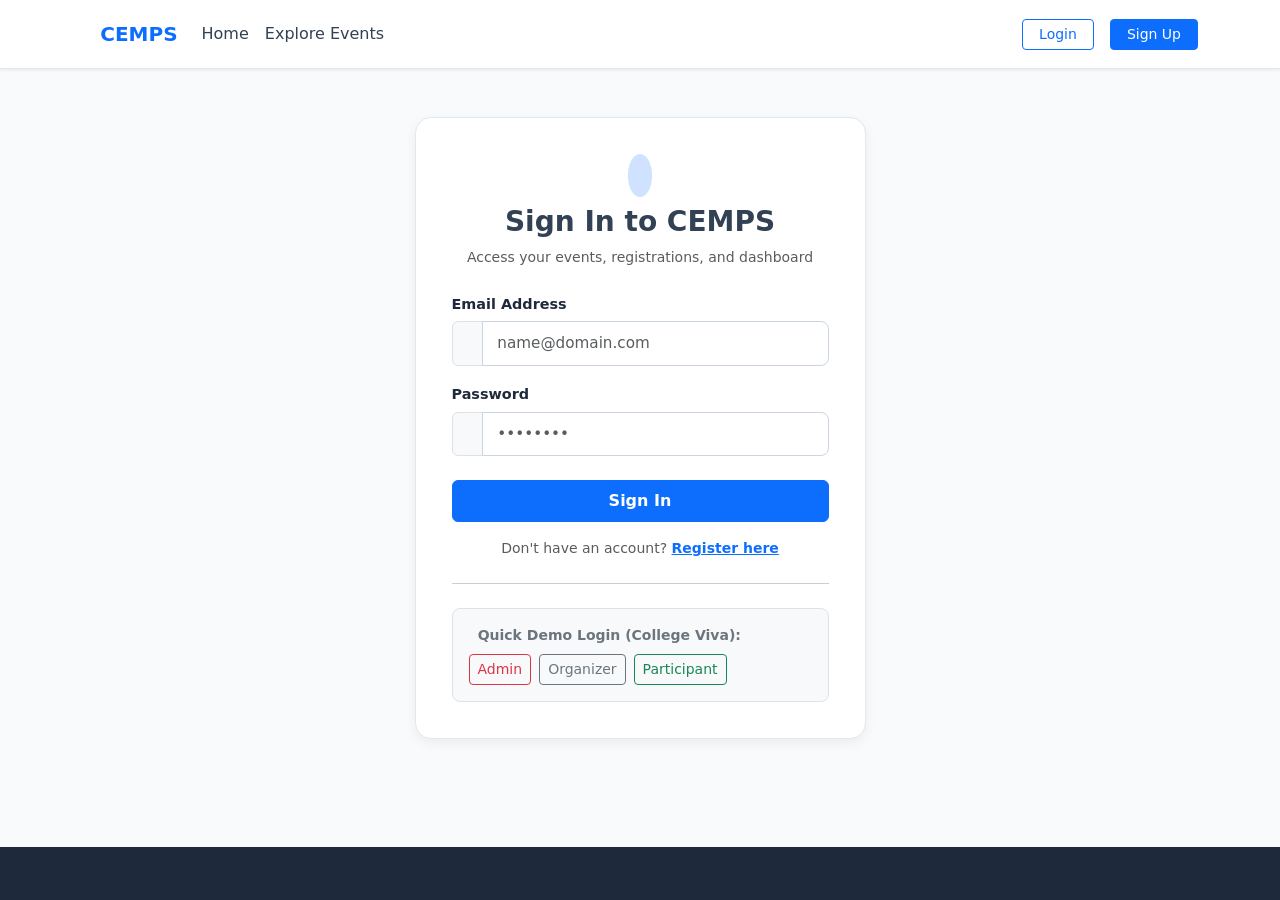
<file: frontend/pages/profile.html>
<!DOCTYPE html>
<html lang="en">
<head>
  <meta charset="UTF-8">
  <meta name="viewport" content="width=device-width, initial-scale=1.0">
  <title>My Profile - CEMPS</title>
  <link href="https://cdn.jsdelivr.net/npm/bootstrap@5.3.3/dist/css/bootstrap.min.css" rel="stylesheet">
  <link href="https://cdn.jsdelivr.net/npm/bootstrap-icons@1.11.3/font/bootstrap-icons.min.css" rel="stylesheet">
  <link href="https://fonts.googleapis.com/css2?family=Inter:wght@400;500;600;700;800&display=swap" rel="stylesheet">
  <link rel="stylesheet" href="../css/style.css">
  <link rel="stylesheet" href="../css/responsive.css">
</head>
<body>

  <div id="navbar-placeholder"></div>

  <main class="py-5">
    <div class="container">
      <div class="row justify-content-center">
        <div class="col-lg-7">
          <div class="form-container">
            
            <div class="d-flex align-items-center gap-3 mb-4 pb-3 border-bottom">
              <div class="rounded-circle bg-primary-subtle text-primary d-flex align-items-center justify-content-center" style="width: 64px; height: 64px; font-size: 2rem;">
                <i class="bi bi-person-fill"></i>
              </div>
              <div>
                <h3 class="fw-bold mb-1" id="profile-heading-name">User Profile</h3>
                <div class="d-flex gap-2 align-items-center">
                  <span id="profile-role-badge" class="badge-role participant">Participant</span>
                  <span class="text-muted small" id="profile-member-since">Member since 2026</span>
                </div>
              </div>
            </div>

            <form id="profile-form">
              <div class="mb-3">
                <label for="prof_name" class="form-label">Full Name</label>
                <input type="text" class="form-control" id="prof_name" required>
              </div>

              <div class="mb-3">
                <label for="prof_email" class="form-label">Email Address</label>
                <input type="email" class="form-control bg-light" id="prof_email" disabled>
                <div class="form-text small">Email cannot be changed as it serves as your unique login ID.</div>
              </div>

              <div class="mb-4">
                <label for="prof_mobile" class="form-label">Mobile Number</label>
                <input type="tel" class="form-control" id="prof_mobile" placeholder="9876543210">
              </div>

              <h6 class="fw-bold text-dark pt-2 mb-3">Security & Password</h6>

              <div class="mb-4">
                <label for="prof_password" class="form-label">New Password (leave blank to keep current)</label>
                <input type="password" class="form-control" id="prof_password" placeholder="••••••••" minlength="6">
              </div>

              <div class="d-flex justify-content-end gap-2">
                <button type="submit" id="btn-save-profile" class="btn btn-primary fw-bold px-4">
                  Save Changes
                </button>
              </div>
            </form>

          </div>
        </div>
      </div>
    </div>
  </main>

  <div id="footer-placeholder"></div>

  <script src="https://cdn.jsdelivr.net/npm/bootstrap@5.3.3/dist/js/bootstrap.bundle.min.js"></script>
  <script src="../js/api.js"></script>
  <script src="../js/auth.js"></script>
  <script src="../js/common.js"></script>

  <script>
    document.addEventListener("DOMContentLoaded", async () => {
      renderNavbar("profile");
      renderFooter();

      if (!auth.requireAuth()) return;

      try {
        const user = await api.get("/users/me");
        document.getElementById("profile-heading-name").textContent = user.full_name;
        document.getElementById("prof_name").value = user.full_name;
        document.getElementById("prof_email").value = user.email;
        document.getElementById("prof_mobile").value = user.mobile || "";
        document.getElementById("profile-role-badge").className = `badge-role ${user.role}`;
        document.getElementById("profile-role-badge").textContent = user.role;
        document.getElementById("profile-member-since").textContent = `Joined ${formatDate(user.created_at)}`;
      } catch (err) {
        showToast("Error loading user profile.", "danger");
      }

      const form = document.getElementById("profile-form");
      form.addEventListener("submit", async (e) => {
        e.preventDefault();
        const full_name = document.getElementById("prof_name").value.trim();
        const mobile = document.getElementById("prof_mobile").value.trim() || null;
        const password = document.getElementById("prof_password").value || null;

        const payload = { full_name, mobile };
        if (password) payload.password = password;

        try {
          await auth.updateProfile(payload);
          document.getElementById("profile-heading-name").textContent = full_name;
          document.getElementById("prof_password").value = "";
          renderNavbar("profile");
        } catch (err) {
          // Toast handled in auth.updateProfile
        }
      });
    });
  </script>
</body>
</html>
</file>
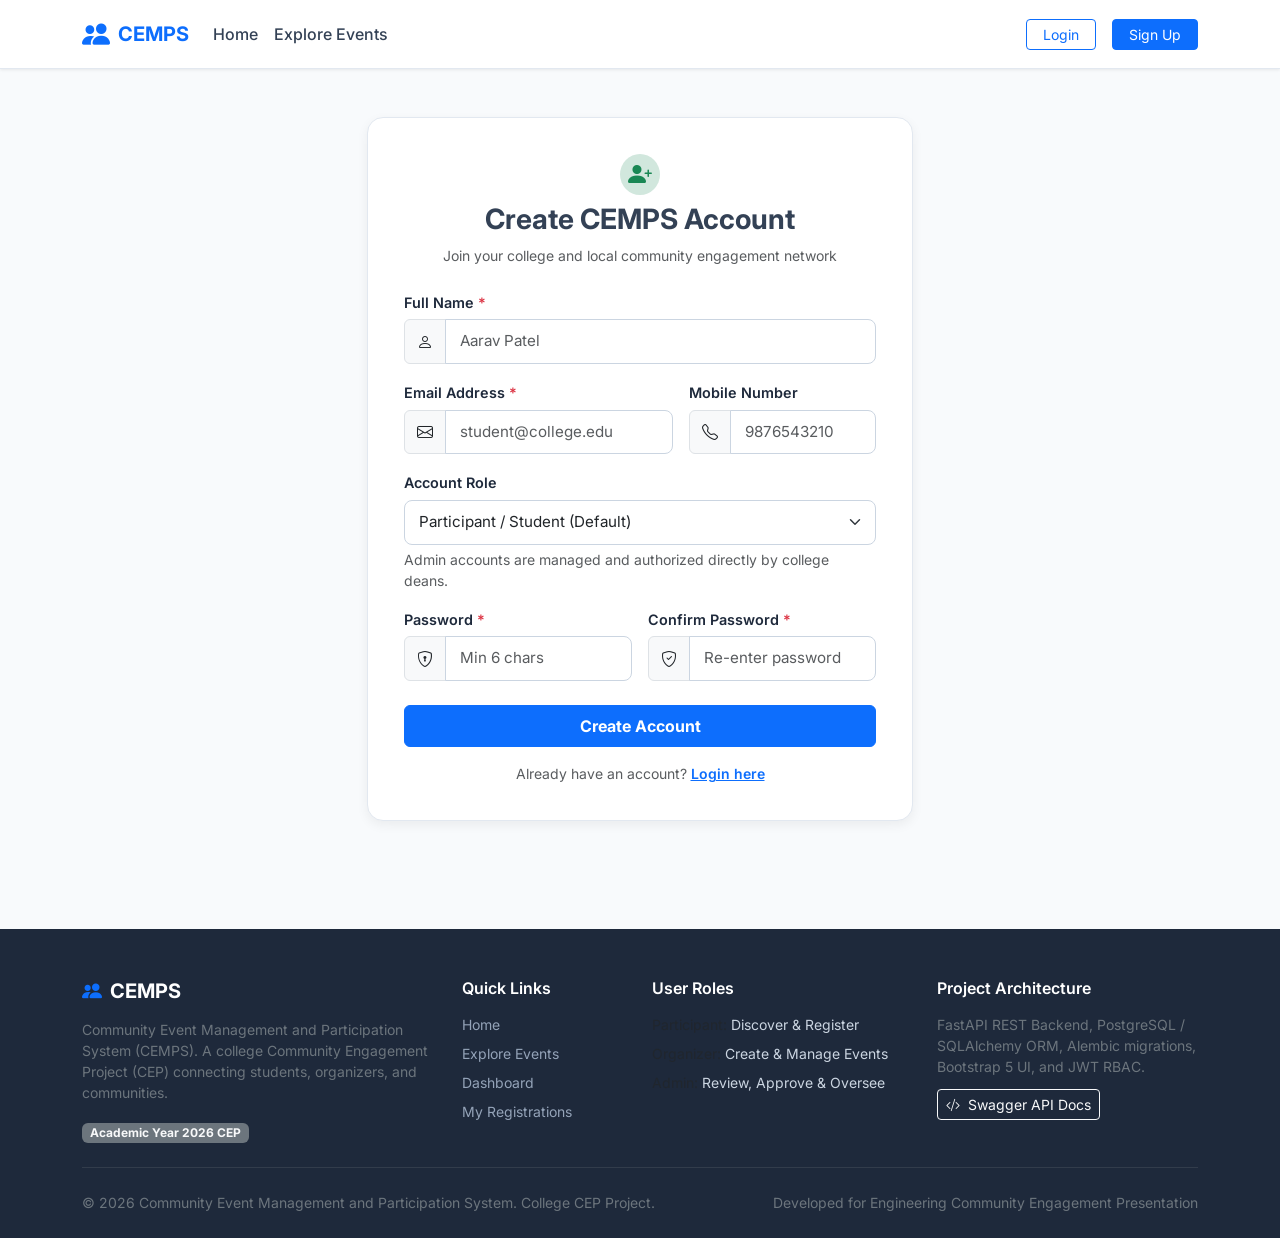
<file: frontend/pages/register.html>
<!DOCTYPE html>
<html lang="en">
<head>
  <meta charset="UTF-8">
  <meta name="viewport" content="width=device-width, initial-scale=1.0">
  <title>Register - CEMPS</title>
  <link href="https://cdn.jsdelivr.net/npm/bootstrap@5.3.3/dist/css/bootstrap.min.css" rel="stylesheet">
  <link href="https://cdn.jsdelivr.net/npm/bootstrap-icons@1.11.3/font/bootstrap-icons.min.css" rel="stylesheet">
  <link href="https://fonts.googleapis.com/css2?family=Inter:wght@400;500;600;700;800&display=swap" rel="stylesheet">
  <link rel="stylesheet" href="../css/style.css">
  <link rel="stylesheet" href="../css/responsive.css">
</head>
<body>

  <div id="navbar-placeholder"></div>

  <main class="py-5">
    <div class="container">
      <div class="row justify-content-center">
        <div class="col-md-8 col-lg-6">
          <div class="form-container">
            <div class="text-center mb-4">
              <div class="badge bg-success-subtle text-success p-2 rounded-circle mb-2">
                <i class="bi bi-person-plus-fill fs-4"></i>
              </div>
              <h3 class="fw-bold">Create CEMPS Account</h3>
              <p class="text-muted small">Join your college and local community engagement network</p>
            </div>

            <form id="register-form">
              <div class="mb-3">
                <label for="full_name" class="form-label">Full Name <span class="text-danger">*</span></label>
                <div class="input-group">
                  <span class="input-group-text bg-light"><i class="bi bi-person"></i></span>
                  <input type="text" class="form-control" id="full_name" placeholder="Aarav Patel" minlength="2" required>
                </div>
              </div>

              <div class="row g-3 mb-3">
                <div class="col-md-7">
                  <label for="email" class="form-label">Email Address <span class="text-danger">*</span></label>
                  <div class="input-group">
                    <span class="input-group-text bg-light"><i class="bi bi-envelope"></i></span>
                    <input type="email" class="form-control" id="email" placeholder="student@college.edu" required>
                  </div>
                </div>
                <div class="col-md-5">
                  <label for="mobile" class="form-label">Mobile Number</label>
                  <div class="input-group">
                    <span class="input-group-text bg-light"><i class="bi bi-telephone"></i></span>
                    <input type="tel" class="form-control" id="mobile" placeholder="9876543210" pattern="[0-9]{10}">
                  </div>
                </div>
              </div>

              <div class="mb-3">
                <label for="role" class="form-label">Account Role</label>
                <select class="form-select" id="role">
                  <option value="participant" selected>Participant / Student (Default)</option>
                  <option value="organizer">Event Organizer (Club Lead / NGO)</option>
                </select>
                <div class="form-text small">Admin accounts are managed and authorized directly by college deans.</div>
              </div>

              <div class="row g-3 mb-4">
                <div class="col-md-6">
                  <label for="password" class="form-label">Password <span class="text-danger">*</span></label>
                  <div class="input-group">
                    <span class="input-group-text bg-light"><i class="bi bi-shield-lock"></i></span>
                    <input type="password" class="form-control" id="password" minlength="6" placeholder="Min 6 chars" required>
                  </div>
                </div>
                <div class="col-md-6">
                  <label for="confirm_password" class="form-label">Confirm Password <span class="text-danger">*</span></label>
                  <div class="input-group">
                    <span class="input-group-text bg-light"><i class="bi bi-shield-check"></i></span>
                    <input type="password" class="form-control" id="confirm_password" minlength="6" placeholder="Re-enter password" required>
                  </div>
                </div>
              </div>

              <div class="d-grid mb-3">
                <button type="submit" id="btn-submit" class="btn btn-primary fw-bold py-2">
                  <span id="btn-spinner" class="spinner-border spinner-border-sm me-2 d-none" role="status"></span>
                  Create Account
                </button>
              </div>

              <div class="text-center text-muted small">
                Already have an account? <a href="login.html" class="fw-semibold text-primary">Login here</a>
              </div>
            </form>

          </div>
        </div>
      </div>
    </div>
  </main>

  <div id="footer-placeholder"></div>

  <script src="https://cdn.jsdelivr.net/npm/bootstrap@5.3.3/dist/js/bootstrap.bundle.min.js"></script>
  <script src="../js/api.js"></script>
  <script src="../js/auth.js"></script>
  <script src="../js/common.js"></script>

  <script>
    document.addEventListener("DOMContentLoaded", () => {
      renderNavbar("register");
      renderFooter();

      const form = document.getElementById("register-form");
      form.addEventListener("submit", async (e) => {
        e.preventDefault();

        const full_name = document.getElementById("full_name").value.trim();
        const email = document.getElementById("email").value.trim();
        const mobile = document.getElementById("mobile").value.trim() || null;
        const role = document.getElementById("role").value;
        const password = document.getElementById("password").value;
        const confirm_password = document.getElementById("confirm_password").value;

        if (password !== confirm_password) {
          showToast("Passwords do not match. Please re-enter.", "danger");
          return;
        }

        const btn = document.getElementById("btn-submit");
        const spinner = document.getElementById("btn-spinner");
        btn.disabled = true;
        spinner.classList.remove("d-none");

        try {
          await auth.register({
            full_name,
            email,
            mobile,
            role,
            password,
            confirm_password,
          });
        } catch (err) {
          btn.disabled = false;
          spinner.classList.add("d-none");
        }
      });
    });
  </script>
</body>
</html>
</file>
<file: frontend/css/style.css>
/* 
  CEMPS - Community Event Management and Participation System
  Modern, clean, responsive design suitable for College CEP Project
*/

:root {
  --primary-color: #0d6efd;
  --primary-hover: #0b5ed7;
  --secondary-color: #198754;
  --accent-color: #6366f1;
  --dark-color: #1e293b;
  --light-bg: #f8fafc;
  --card-bg: #ffffff;
  --border-color: #e2e8f0;
  --text-main: #334155;
  --text-muted: #64748b;
  --font-family: 'Inter', system-ui, -apple-system, BlinkMacSystemFont, 'Segoe UI', Roboto, sans-serif;
  --radius-sm: 8px;
  --radius-md: 12px;
  --radius-lg: 16px;
  --shadow-sm: 0 1px 3px rgba(0, 0, 0, 0.08);
  --shadow-md: 0 4px 12px rgba(0, 0, 0, 0.06);
  --shadow-lg: 0 10px 25px rgba(0, 0, 0, 0.08);
}

body {
  font-family: var(--font-family);
  background-color: var(--light-bg);
  color: var(--text-main);
  min-height: 100vh;
  display: flex;
  flex-direction: column;
}

main {
  flex: 1 0 auto;
}

/* Navbar */
.navbar-custom {
  background: #ffffff;
  border-bottom: 1px solid var(--border-color);
  box-shadow: var(--shadow-sm);
}

.navbar-brand {
  font-weight: 700;
  font-size: 1.25rem;
  color: var(--primary-color) !important;
  display: flex;
  align-items: center;
  gap: 8px;
}

.nav-link {
  font-weight: 500;
  color: var(--text-main) !important;
  transition: color 0.2s ease;
}

.nav-link:hover, .nav-link.active {
  color: var(--primary-color) !important;
}

/* Badges */
.badge-role {
  font-size: 0.75rem;
  padding: 4px 8px;
  border-radius: 20px;
  text-transform: capitalize;
  font-weight: 600;
}
.badge-role.admin { background-color: #ef4444; color: #fff; }
.badge-role.organizer { background-color: #8b5cf6; color: #fff; }
.badge-role.participant { background-color: #10b981; color: #fff; }

/* Hero Section */
.hero-section {
  background: linear-gradient(135deg, #eff6ff 0%, #e0e7ff 100%);
  padding: 80px 0 60px;
  border-bottom: 1px solid var(--border-color);
}

.hero-title {
  font-weight: 800;
  font-size: 2.75rem;
  line-height: 1.2;
  color: var(--dark-color);
  margin-bottom: 20px;
}

.hero-subtitle {
  font-size: 1.2rem;
  color: var(--text-muted);
  margin-bottom: 30px;
  line-height: 1.6;
}

/* Cards */
.card-custom {
  background: var(--card-bg);
  border: 1px solid var(--border-color);
  border-radius: var(--radius-md);
  box-shadow: var(--shadow-sm);
  transition: transform 0.2s ease, box-shadow 0.2s ease;
  overflow: hidden;
}

.card-custom:hover {
  transform: translateY(-4px);
  box-shadow: var(--shadow-md);
}

.card-img-top-event {
  height: 190px;
  object-fit: cover;
  width: 100%;
  background-color: #e2e8f0;
}

.card-title-event {
  font-weight: 700;
  font-size: 1.15rem;
  color: var(--dark-color);
  margin-bottom: 8px;
  display: -webkit-box;
  -webkit-line-clamp: 2;
  -webkit-box-orient: vertical;
  overflow: hidden;
}

.card-meta-item {
  display: flex;
  align-items: center;
  gap: 8px;
  font-size: 0.88rem;
  color: var(--text-muted);
  margin-bottom: 6px;
}

.card-meta-item i {
  color: var(--primary-color);
  font-size: 1rem;
}

/* Stat Cards */
.stat-card {
  background: #ffffff;
  border: 1px solid var(--border-color);
  border-radius: var(--radius-md);
  padding: 24px;
  display: flex;
  align-items: center;
  gap: 20px;
  box-shadow: var(--shadow-sm);
}

.stat-icon {
  width: 56px;
  height: 56px;
  border-radius: 12px;
  display: flex;
  align-items: center;
  justify-content: center;
  font-size: 1.75rem;
}

.stat-icon.primary { background: #e0f2fe; color: #0284c7; }
.stat-icon.success { background: #dcfce7; color: #16a34a; }
.stat-icon.warning { background: #fef3c7; color: #d97706; }
.stat-icon.purple { background: #ede9fe; color: #7c3aed; }
.stat-icon.danger { background: #fee2e2; color: #dc2626; }

.stat-val {
  font-size: 2rem;
  font-weight: 700;
  color: var(--dark-color);
  line-height: 1;
}

.stat-label {
  font-size: 0.9rem;
  color: var(--text-muted);
  margin-top: 4px;
}

/* Feature/Benefit Boxes */
.feature-box {
  background: #ffffff;
  border: 1px solid var(--border-color);
  border-radius: var(--radius-md);
  padding: 30px;
  text-align: center;
  height: 100%;
}

.feature-icon-wrapper {
  width: 64px;
  height: 64px;
  margin: 0 auto 20px;
  background: #e0e7ff;
  color: var(--accent-color);
  display: flex;
  align-items: center;
  justify-content: center;
  font-size: 1.75rem;
  border-radius: 50%;
}

/* Forms */
.form-container {
  background: #ffffff;
  border: 1px solid var(--border-color);
  border-radius: var(--radius-lg);
  padding: 36px;
  box-shadow: var(--shadow-md);
}

.form-label {
  font-weight: 600;
  font-size: 0.9rem;
  color: var(--dark-color);
  margin-bottom: 6px;
}

.form-control, .form-select {
  border-radius: var(--radius-sm);
  border: 1px solid #cbd5e1;
  padding: 10px 14px;
  font-size: 0.95rem;
}

.form-control:focus, .form-select:focus {
  border-color: var(--primary-color);
  box-shadow: 0 0 0 3px rgba(13, 110, 253, 0.15);
}

/* Buttons */
.btn-custom-primary {
  background-color: var(--primary-color);
  color: #fff;
  font-weight: 600;
  padding: 10px 20px;
  border-radius: var(--radius-sm);
  border: none;
  transition: all 0.2s ease;
}

.btn-custom-primary:hover {
  background-color: var(--primary-hover);
  color: #fff;
}

.btn-custom-secondary {
  background-color: #f1f5f9;
  color: var(--text-main);
  font-weight: 600;
  padding: 10px 20px;
  border-radius: var(--radius-sm);
  border: 1px solid #cbd5e1;
  transition: all 0.2s ease;
}

.btn-custom-secondary:hover {
  background-color: #e2e8f0;
  color: var(--dark-color);
}

/* Category Pills */
.category-pill {
  display: inline-block;
  padding: 4px 12px;
  font-size: 0.8rem;
  font-weight: 600;
  background-color: #f1f5f9;
  color: #475569;
  border-radius: 14px;
  border: 1px solid #e2e8f0;
  text-decoration: none;
  transition: all 0.2s ease;
}

.category-pill:hover, .category-pill.active {
  background-color: var(--primary-color);
  color: #ffffff;
  border-color: var(--primary-color);
}

/* Event Status Badges */
.status-badge {
  padding: 5px 10px;
  border-radius: 6px;
  font-size: 0.8rem;
  font-weight: 600;
  display: inline-flex;
  align-items: center;
  gap: 4px;
}

.status-badge.Published, .status-badge.Approved, .status-badge.Confirmed {
  background-color: #dcfce7;
  color: #15803d;
}

.status-badge.Pending, .status-badge[data-status="Pending Approval"] {
  background-color: #fef3c7;
  color: #b45309;
}

.status-badge.Draft {
  background-color: #f1f5f9;
  color: #64748b;
}

.status-badge.Rejected, .status-badge.Cancelled {
  background-color: #fee2e2;
  color: #b91c1c;
}

.status-badge.Completed {
  background-color: #e0e7ff;
  color: #4338ca;
}

/* Notification Item */
.notification-item {
  border-left: 4px solid #cbd5e1;
  background: #ffffff;
  padding: 16px;
  border-radius: 0 var(--radius-sm) var(--radius-sm) 0;
  margin-bottom: 12px;
  box-shadow: var(--shadow-sm);
  transition: all 0.2s ease;
}

.notification-item.unread {
  border-left-color: var(--primary-color);
  background: #f0f7ff;
}

/* Footer */
footer {
  background: #1e293b;
  color: #cbd5e1;
  padding: 50px 0 25px;
  margin-top: 60px;
}

footer a {
  color: #94a3b8;
  text-decoration: none;
  transition: color 0.2s;
}

footer a:hover {
  color: #ffffff;
}

/* Toast Container */
#toast-container {
  position: fixed;
  bottom: 24px;
  right: 24px;
  z-index: 9999;
}
</file>
<file: frontend/css/responsive.css>
/* 
  CEMPS - Responsive rules for Mobile, Tablet, and Desktop screens
*/

@media (max-width: 991.98px) {
  .hero-title {
    font-size: 2.2rem;
  }
  .hero-section {
    padding: 50px 0 40px;
    text-align: center;
  }
  .stat-card {
    padding: 18px;
    gap: 14px;
  }
  .stat-val {
    font-size: 1.6rem;
  }
  .form-container {
    padding: 24px;
  }
}

@media (max-width: 767.98px) {
  .hero-title {
    font-size: 1.85rem;
  }
  .hero-subtitle {
    font-size: 1.05rem;
  }
  .card-img-top-event {
    height: 160px;
  }
  .table-responsive-stack td {
    display: block;
    text-align: right;
  }
  .table-responsive-stack td::before {
    content: attr(data-label);
    float: left;
    font-weight: 600;
  }
  #toast-container {
    left: 16px;
    right: 16px;
    bottom: 16px;
  }
}

@media (max-width: 575.98px) {
  .hero-buttons {
    display: flex;
    flex-direction: column;
    gap: 10px;
  }
  .hero-buttons .btn {
    width: 100%;
  }
}
</file>
